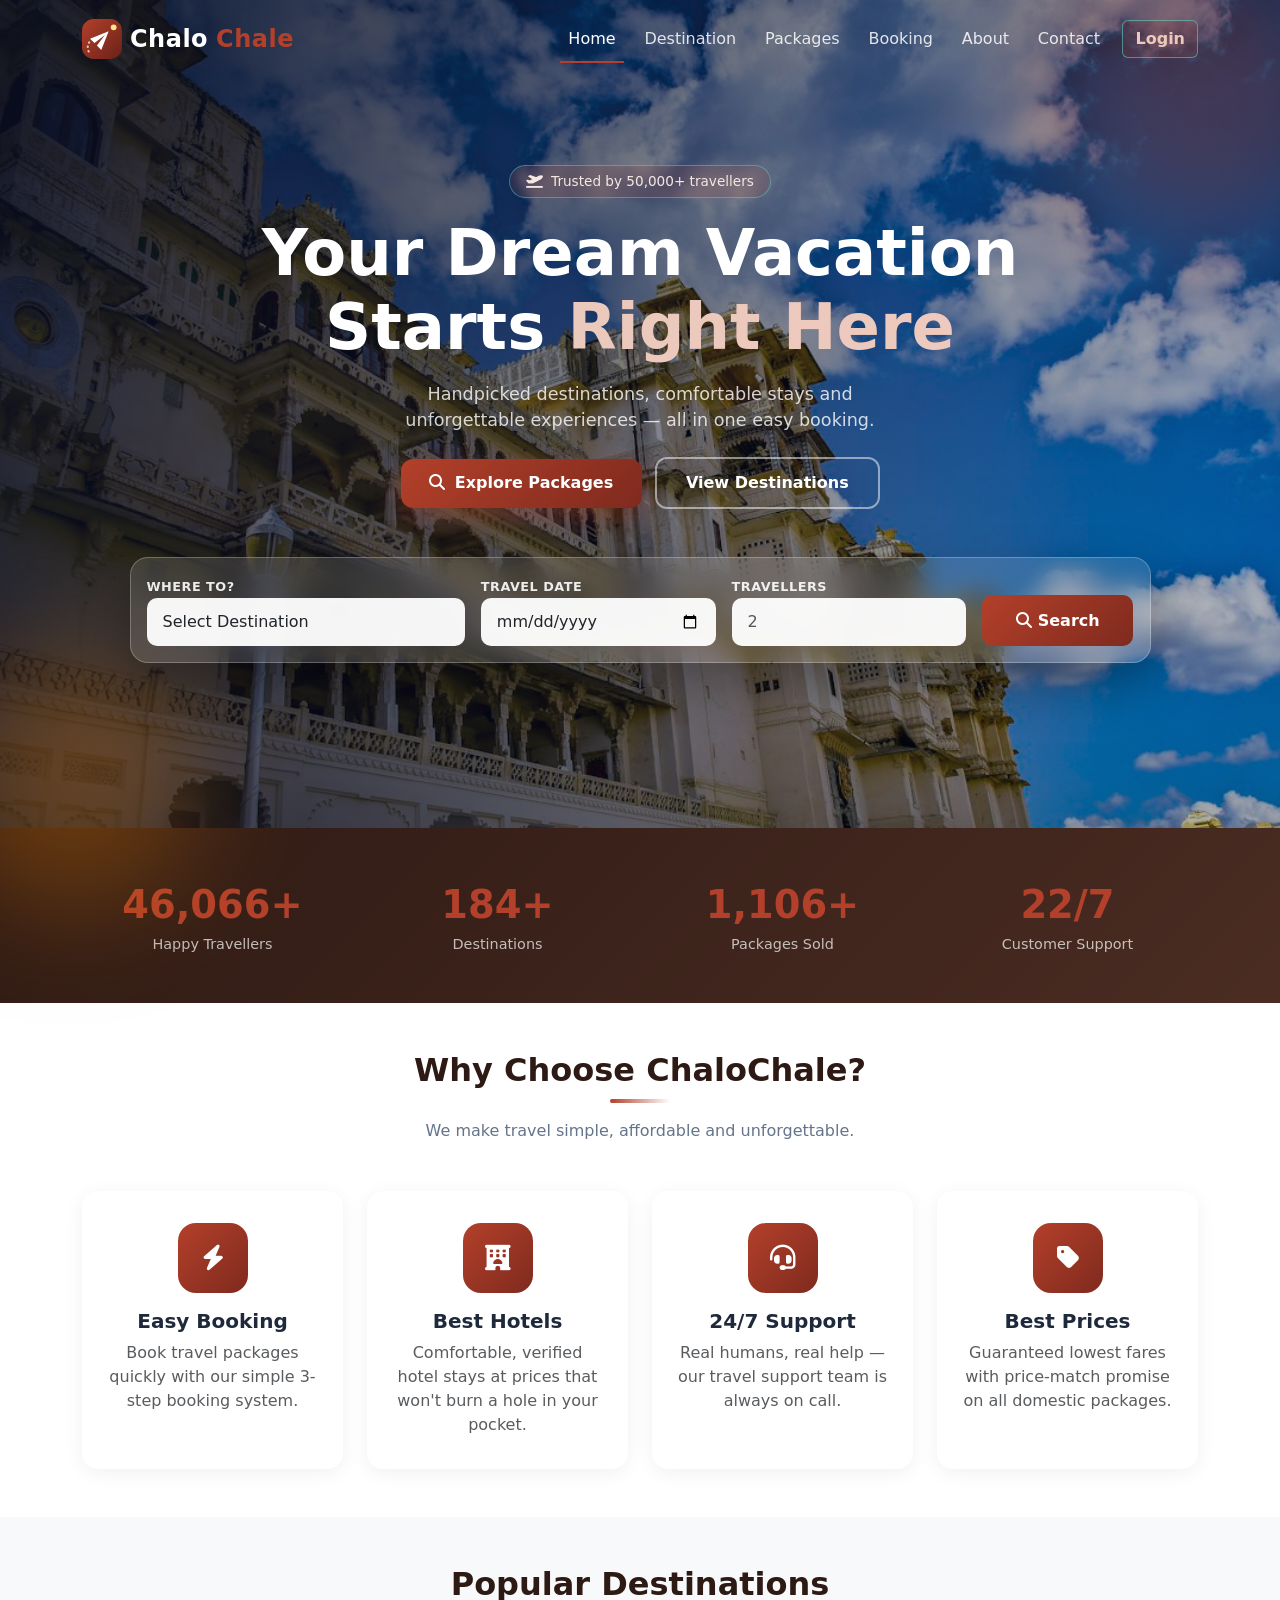
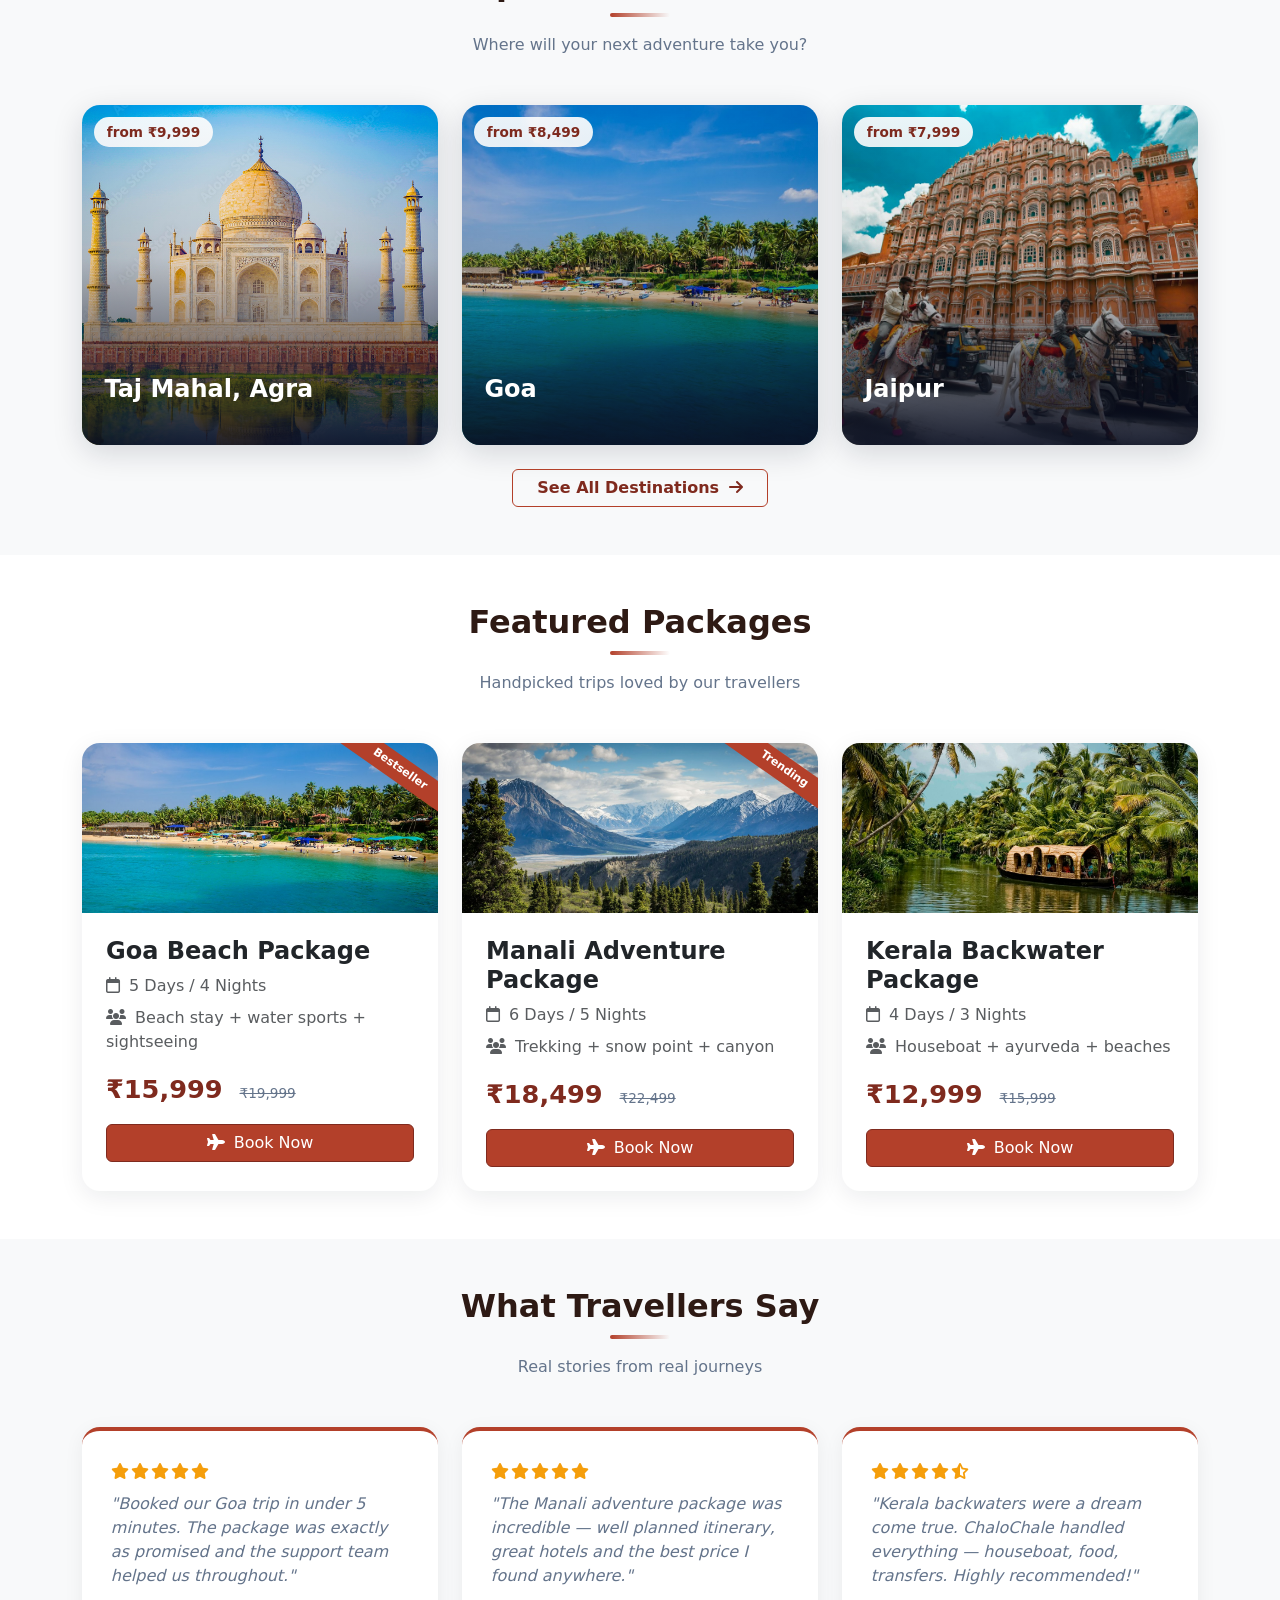
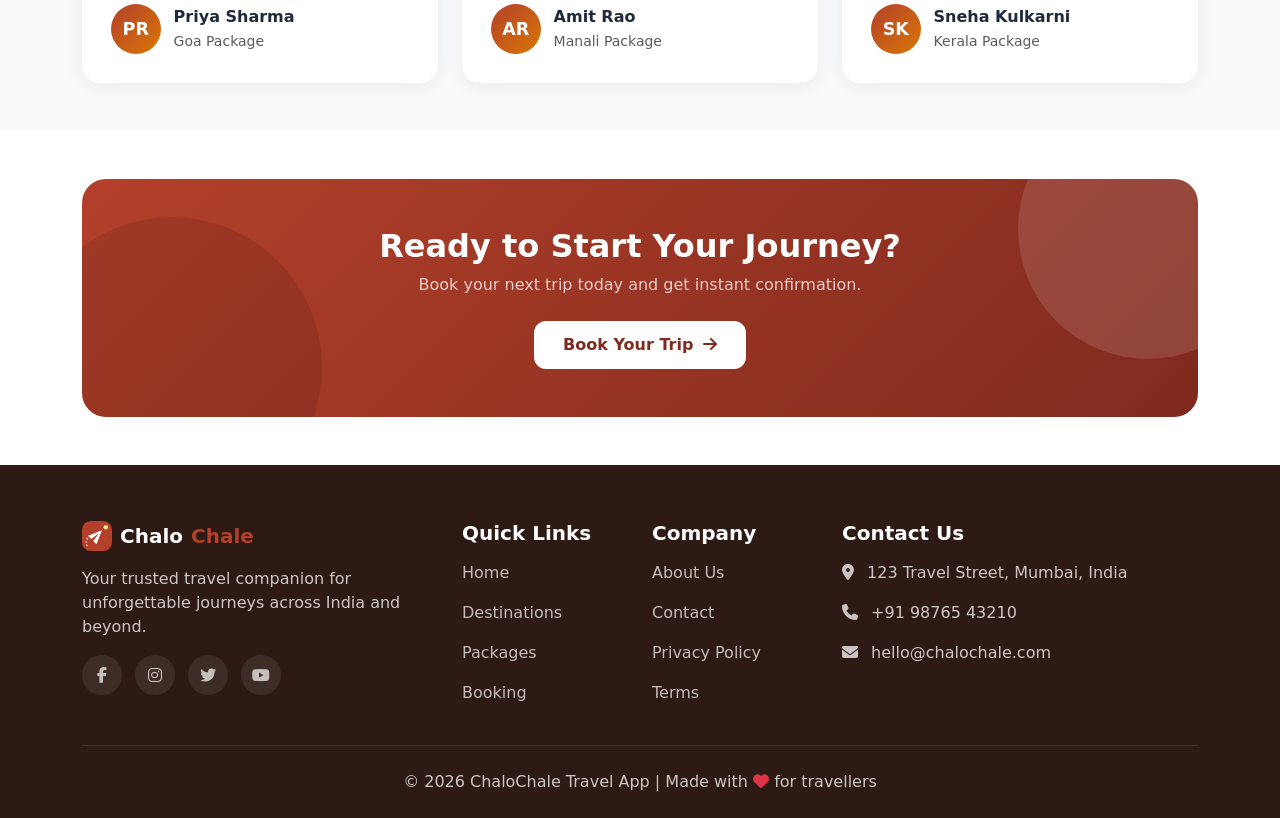
<file: index.html>
<!DOCTYPE html>
<html lang="en">
<head>
    <meta charset="UTF-8">
    <meta name="viewport" content="width=device-width, initial-scale=1.0">
    <title>ChaloChale — Explore India, Your Way</title>
    <link href="https://cdn.jsdelivr.net/npm/bootstrap@5.3.9/dist/css/bootstrap.min.css" rel="stylesheet" integrity="sha384-yEPZ7jP9S0QKiUQ0m3jjsO4ProIW7wvR9gXkI7JOGa2XVsw53Yke2bsdkBbjmmiX" crossorigin="anonymous">
    <link rel="stylesheet" href="https://cdnjs.cloudflare.com/ajax/libs/font-awesome/6.5.2/css/all.min.css">
    <link rel="stylesheet" href="css/style.css">
</head>
<body>

    <!-- ================= NAVBAR ================= -->
    <nav class="navbar navbar-expand-lg navbar-dark fixed-top">
      <div class="container">
        <a class="navbar-brand fw-bold d-flex align-items-center gap-2" href="index.html">
          <svg width="40" height="40" viewBox="0 0 48 48" fill="none" aria-hidden="true">
            <defs>
              <linearGradient id="logoGrad" x1="0" y1="0" x2="48" y2="48" gradientUnits="userSpaceOnUse">
                <stop stop-color="#b3402a"/>
                <stop offset="1" stop-color="#6b2118"/>
              </linearGradient>
            </defs>
            <rect width="48" height="48" rx="14" fill="url(#logoGrad)"/>
            <circle cx="38" cy="10" r="3.5" fill="#fde68a"/>
            <path d="M8 39 Q4 29 15 22" stroke="#ecc9bd" stroke-width="2.5" stroke-linecap="round" stroke-dasharray="0.5 5"/>
            <g transform="translate(11,11) rotate(-45 12 12) scale(1.05)">
              <path d="M2 21l21-9L2 3v7l15 2-15 2v7z" fill="#fff"/>
            </g>
          </svg>
          Chalo<span>Chale</span>
        </a>
        <button class="navbar-toggler" type="button" data-bs-toggle="collapse" data-bs-target="#navbarNavAltMarkup" aria-controls="navbarNavAltMarkup" aria-expanded="false" aria-label="Toggle navigation">
          <span class="navbar-toggler-icon"></span>
        </button>
        <div class="collapse navbar-collapse" id="navbarNavAltMarkup">
          <div class="navbar-nav ms-auto align-items-lg-center">
            <a class="nav-link active" aria-current="page" href="index.html">Home</a>
            <a class="nav-link" href="destination.html">Destination</a>
            <a class="nav-link" href="packages.html">Packages</a>
            <a class="nav-link" href="booking.html">Booking</a>
            <a class="nav-link" href="about.html">About</a>
            <a class="nav-link" href="contact.html">Contact</a>
            <span id="navGuest" class="d-contents">
              <a href="login.html" class="btn btn-warning ms-lg-2 mt-2 mt-lg-0 fw-semibold">Login</a>
            </span>
            <span id="navUser" class="d-contents" style="display:none;">
              <div class="dropdown ms-lg-2 mt-2 mt-lg-0">
                <button class="btn btn-warning dropdown-toggle fw-semibold" type="button" data-bs-toggle="dropdown" aria-expanded="false">
                  <i class="fa-solid fa-circle-user me-1"></i><span id="navUserName">User</span>
                </button>
                <ul class="dropdown-menu dropdown-menu-end">
                  <li><a class="dropdown-item" href="booking.html"><i class="fa-solid fa-suitcase me-2"></i>My Bookings</a></li>
                  <li><hr class="dropdown-divider"></li>
                  <li><a class="dropdown-item text-danger" href="#" id="logoutBtn"><i class="fa-solid fa-right-from-bracket me-2"></i>Logout</a></li>
                </ul>
              </div>
            </span>
          </div>
        </div>
      </div>
    </nav>

    <!-- ================= HERO ================= -->
    <header class="hero" style="background-image: url('images/udaipur.jpg');">
      <div class="blob blob-1"></div>
      <div class="blob blob-2"></div>

      <div class="container hero-inner">
        <div class="row justify-content-center text-center">
          <div class="col-lg-9">
            <div class="hero-badge hero-fade">
              <i class="fa-solid fa-plane-departure"></i> Trusted by 50,000+ travellers
            </div>
            <h1 class="hero-fade hero-fade-1">
              Your Dream Vacation<br>
              Starts <span class="highlight">Right Here</span>
            </h1>
            <p class="lead mx-auto mt-3 hero-fade hero-fade-2">
              Handpicked destinations, comfortable stays and unforgettable experiences —
              all in one easy booking.
            </p>
            <div class="mt-4 hero-fade hero-fade-3">
              <a href="#packages" class="btn btn-hero me-2 mb-2">
                <i class="fa-solid fa-magnifying-glass me-1"></i> Explore Packages
              </a>
              <a href="destination.html" class="btn btn-ghost mb-2">View Destinations</a>
            </div>
          </div>
        </div>

        <!-- Search Widget -->
        <div class="row justify-content-center">
          <div class="col-lg-11">
            <form class="search-widget" id="searchForm">
              <div class="row g-3 align-items-end">
                <div class="col-md-4">
                  <label for="searchDestination">Where to?</label>
                  <select class="form-select" id="searchDestination">
                    <option value="">Select Destination</option>
                    <option>Goa</option>
                    <option>Kerala</option>
                    <option>Jaipur</option>
                    <option>Agra</option>
                    <option>Manali</option>
                    <option>Rajasthan</option>
                  </select>
                </div>
                <div class="col-md-3">
                  <label for="searchDate">Travel Date</label>
                  <input type="date" class="form-control" id="searchDate">
                </div>
                <div class="col-md-3">
                  <label for="searchPeople">Travellers</label>
                  <input type="number" class="form-control" id="searchPeople" placeholder="2" min="1">
                </div>
                <div class="col-md-2">
                  <button type="submit" class="btn btn-search w-100">
                    <i class="fa-solid fa-magnifying-glass"></i> Search
                  </button>
                </div>
              </div>
            </form>
          </div>
        </div>
      </div>
    </header>

    <!-- ================= STATS ================= -->
    <section class="stats">
      <div class="container">
        <div class="row g-4">
          <div class="col-6 col-md-3">
            <div class="stat-item reveal">
              <div class="stat-num" data-count="50000" data-suffix="+">0</div>
              <div class="stat-label">Happy Travellers</div>
            </div>
          </div>
          <div class="col-6 col-md-3">
            <div class="stat-item reveal reveal-delay-1">
              <div class="stat-num" data-count="200" data-suffix="+">0</div>
              <div class="stat-label">Destinations</div>
            </div>
          </div>
          <div class="col-6 col-md-3">
            <div class="stat-item reveal reveal-delay-2">
              <div class="stat-num" data-count="1200" data-suffix="+">0</div>
              <div class="stat-label">Packages Sold</div>
            </div>
          </div>
          <div class="col-6 col-md-3">
            <div class="stat-item reveal reveal-delay-3">
              <div class="stat-num" data-count="24" data-suffix="/7">0</div>
              <div class="stat-label">Customer Support</div>
            </div>
          </div>
        </div>
      </div>
    </section>

    <!-- ================= WHY CHALOCHALE ================= -->
    <section class="py-5">
      <div class="container">
        <div class="text-center mb-5 reveal">
          <h2 class="section-title">Why Choose ChaloChale?</h2>
          <p class="section-sub mt-2">We make travel simple, affordable and unforgettable.</p>
        </div>
        <div class="row g-4">
          <div class="col-md-6 col-lg-3 reveal">
            <div class="feature-card">
              <div class="feature-icon"><i class="fa-solid fa-bolt"></i></div>
              <h5 class="fw-bold">Easy Booking</h5>
              <p class="text-muted mb-0">Book travel packages quickly with our simple 3-step booking system.</p>
            </div>
          </div>
          <div class="col-md-6 col-lg-3 reveal reveal-delay-1">
            <div class="feature-card">
              <div class="feature-icon"><i class="fa-solid fa-hotel"></i></div>
              <h5 class="fw-bold">Best Hotels</h5>
              <p class="text-muted mb-0">Comfortable, verified hotel stays at prices that won't burn a hole in your pocket.</p>
            </div>
          </div>
          <div class="col-md-6 col-lg-3 reveal reveal-delay-2">
            <div class="feature-card">
              <div class="feature-icon"><i class="fa-solid fa-headset"></i></div>
              <h5 class="fw-bold">24/7 Support</h5>
              <p class="text-muted mb-0">Real humans, real help — our travel support team is always on call.</p>
            </div>
          </div>
          <div class="col-md-6 col-lg-3 reveal reveal-delay-3">
            <div class="feature-card">
              <div class="feature-icon"><i class="fa-solid fa-tag"></i></div>
              <h5 class="fw-bold">Best Prices</h5>
              <p class="text-muted mb-0">Guaranteed lowest fares with price-match promise on all domestic packages.</p>
            </div>
          </div>
        </div>
      </div>
    </section>

    <!-- ================= POPULAR DESTINATIONS ================= -->
    <section class="py-5 bg-light">
      <div class="container">
        <div class="text-center mb-5 reveal">
          <h2 class="section-title">Popular Destinations</h2>
          <p class="section-sub mt-2">Where will your next adventure take you?</p>
        </div>
        <div class="row g-4">
          <div class="col-md-6 col-lg-4 reveal">
            <div class="dest-card">
              <img src="images/tajmahal.jpg" alt="Taj Mahal">
              <span class="dest-price">from ₹9,999</span>
              <span class="dest-explore"><i class="fa-solid fa-arrow-up-right-from-square"></i></span>
              <div class="dest-overlay">
                <div class="dest-name">Taj Mahal, Agra</div>
                <p class="dest-desc">Explore Mughal architecture and the marble wonder of the world at sunset.</p>
              </div>
            </div>
          </div>
          <div class="col-md-6 col-lg-4 reveal reveal-delay-1">
            <div class="dest-card">
              <img src="images/goa.jpg" alt="Goa">
              <span class="dest-price">from ₹8,499</span>
              <span class="dest-explore"><i class="fa-solid fa-arrow-up-right-from-square"></i></span>
              <div class="dest-overlay">
                <div class="dest-name">Goa</div>
                <p class="dest-desc">Sun-kissed beaches, vibrant nightlife, water sports and fresh seafood.</p>
              </div>
            </div>
          </div>
          <div class="col-md-6 col-lg-4 reveal reveal-delay-2">
            <div class="dest-card">
              <img src="images/jaipur.jpg" alt="Jaipur">
              <span class="dest-price">from ₹7,999</span>
              <span class="dest-explore"><i class="fa-solid fa-arrow-up-right-from-square"></i></span>
              <div class="dest-overlay">
                <div class="dest-name">Jaipur</div>
                <p class="dest-desc">Pink-city forts, royal palaces and authentic Rajasthani culture.</p>
              </div>
            </div>
          </div>
        </div>
        <div class="text-center mt-4 reveal">
          <a href="destination.html" class="btn btn-outline-primary fw-semibold px-4">See All Destinations <i class="fa-solid fa-arrow-right ms-1"></i></a>
        </div>
      </div>
    </section>

    <!-- ================= FEATURED PACKAGES ================= -->
    <section class="py-5" id="packages">
      <div class="container">
        <div class="text-center mb-5 reveal">
          <h2 class="section-title">Featured Packages</h2>
          <p class="section-sub mt-2">Handpicked trips loved by our travellers</p>
        </div>
        <div class="row g-4">
          <div class="col-md-4 reveal">
            <div class="card package-card position-relative">
              <span class="package-tag">Bestseller</span>
              <div class="package-banner"><img src="images/goa.jpg" alt="Goa Beach Package"></div>
              <div class="card-body p-4">
                <h4 class="card-title fw-bold">Goa Beach Package</h4>
                <p class="text-muted mb-2"><i class="fa-regular fa-calendar me-1"></i> 5 Days / 4 Nights</p>
                <p class="text-muted mb-3"><i class="fa-solid fa-users me-1"></i> Beach stay + water sports + sightseeing</p>
                <div class="d-flex align-items-center justify-content-between">
                  <span class="package-price">₹15,999 <small>₹19,999</small></span>
                </div>
                <a href="#" class="btn btn-primary w-100 mt-3" data-bs-toggle="modal" data-bs-target="#bookingModal">
                  <i class="fa-solid fa-plane me-1"></i> Book Now
                </a>
              </div>
            </div>
          </div>

          <div class="col-md-4 reveal reveal-delay-1">
            <div class="card package-card position-relative">
              <span class="package-tag">Trending</span>
              <div class="package-banner"><img src="images/manali.jpg" alt="Manali Adventure Package"></div>
              <div class="card-body p-4">
                <h4 class="card-title fw-bold">Manali Adventure Package</h4>
                <p class="text-muted mb-2"><i class="fa-regular fa-calendar me-1"></i> 6 Days / 5 Nights</p>
                <p class="text-muted mb-3"><i class="fa-solid fa-users me-1"></i> Trekking + snow point + canyon</p>
                <div class="d-flex align-items-center justify-content-between">
                  <span class="package-price">₹18,499 <small>₹22,499</small></span>
                </div>
                <a href="#" class="btn btn-primary w-100 mt-3" data-bs-toggle="modal" data-bs-target="#bookingModal">
                  <i class="fa-solid fa-plane me-1"></i> Book Now
                </a>
              </div>
            </div>
          </div>

          <div class="col-md-4 reveal reveal-delay-2">
            <div class="card package-card position-relative">
              <div class="package-banner"><img src="images/kerala.jpg" alt="Kerala Backwater Package"></div>
              <div class="card-body p-4">
                <h4 class="card-title fw-bold">Kerala Backwater Package</h4>
                <p class="text-muted mb-2"><i class="fa-regular fa-calendar me-1"></i> 4 Days / 3 Nights</p>
                <p class="text-muted mb-3"><i class="fa-solid fa-users me-1"></i> Houseboat + ayurveda + beaches</p>
                <div class="d-flex align-items-center justify-content-between">
                  <span class="package-price">₹12,999 <small>₹15,999</small></span>
                </div>
                <a href="#" class="btn btn-primary w-100 mt-3" data-bs-toggle="modal" data-bs-target="#bookingModal">
                  <i class="fa-solid fa-plane me-1"></i> Book Now
                </a>
              </div>
            </div>
          </div>
        </div>
      </div>
    </section>

    <!-- ================= TESTIMONIALS ================= -->
    <section class="py-5 bg-light">
      <div class="container">
        <div class="text-center mb-5 reveal">
          <h2 class="section-title">What Travellers Say</h2>
          <p class="section-sub mt-2">Real stories from real journeys</p>
        </div>
        <div class="row g-4">
          <div class="col-md-4 reveal">
            <div class="testimonial-card">
              <div class="stars mb-2"><i class="fa-solid fa-star"></i><i class="fa-solid fa-star"></i><i class="fa-solid fa-star"></i><i class="fa-solid fa-star"></i><i class="fa-solid fa-star"></i></div>
              <p>"Booked our Goa trip in under 5 minutes. The package was exactly as promised and the support team helped us throughout."</p>
              <div class="testimonial-author mt-3">
                <div class="testimonial-avatar">PR</div>
                <div>
                  <div class="fw-bold">Priya Sharma</div>
                  <small class="text-muted">Goa Package</small>
                </div>
              </div>
            </div>
          </div>
          <div class="col-md-4 reveal reveal-delay-1">
            <div class="testimonial-card">
              <div class="stars mb-2"><i class="fa-solid fa-star"></i><i class="fa-solid fa-star"></i><i class="fa-solid fa-star"></i><i class="fa-solid fa-star"></i><i class="fa-solid fa-star"></i></div>
              <p>"The Manali adventure package was incredible — well planned itinerary, great hotels and the best price I found anywhere."</p>
              <div class="testimonial-author mt-3">
                <div class="testimonial-avatar">AR</div>
                <div>
                  <div class="fw-bold">Amit Rao</div>
                  <small class="text-muted">Manali Package</small>
                </div>
              </div>
            </div>
          </div>
          <div class="col-md-4 reveal reveal-delay-2">
            <div class="testimonial-card">
              <div class="stars mb-2"><i class="fa-solid fa-star"></i><i class="fa-solid fa-star"></i><i class="fa-solid fa-star"></i><i class="fa-solid fa-star"></i><i class="fa-solid fa-star-half-stroke"></i></div>
              <p>"Kerala backwaters were a dream come true. ChaloChale handled everything — houseboat, food, transfers. Highly recommended!"</p>
              <div class="testimonial-author mt-3">
                <div class="testimonial-avatar">SK</div>
                <div>
                  <div class="fw-bold">Sneha Kulkarni</div>
                  <small class="text-muted">Kerala Package</small>
                </div>
              </div>
            </div>
          </div>
        </div>
      </div>
    </section>

    <!-- ================= CTA ================= -->
    <section class="py-5">
      <div class="container">
        <div class="cta-section text-center reveal">
          <h2 class="fw-bold mb-2">Ready to Start Your Journey?</h2>
          <p class="mb-4 opacity-75">Book your next trip today and get instant confirmation.</p>
          <a href="booking.html" class="btn btn-light-custom">Book Your Trip <i class="fa-solid fa-arrow-right ms-1"></i></a>
        </div>
      </div>
    </section>

    <!-- ================= FOOTER ================= -->
    <footer>
      <div class="container">
        <div class="row g-4">
          <div class="col-md-4">
            <h5 class="d-flex align-items-center gap-2">
              <svg width="30" height="30" viewBox="0 0 48 48" fill="none" aria-hidden="true">
                <rect width="48" height="48" rx="14" fill="#b3402a"/>
                <circle cx="38" cy="10" r="3.5" fill="#fde68a"/>
                <path d="M8 39 Q4 29 15 22" stroke="#ecc9bd" stroke-width="2.5" stroke-linecap="round" stroke-dasharray="0.5 5"/>
                <g transform="translate(11,11) rotate(-45 12 12) scale(1.05)">
                  <path d="M2 21l21-9L2 3v7l15 2-15 2v7z" fill="#fff"/>
                </g>
              </svg>
              Chalo<span style="color: var(--primary);">Chale</span>
            </h5>
            <p class="mb-3">Your trusted travel companion for unforgettable journeys across India and beyond.</p>
            <a href="#" class="social-btn"><i class="fa-brands fa-facebook-f"></i></a>
            <a href="#" class="social-btn"><i class="fa-brands fa-instagram"></i></a>
            <a href="#" class="social-btn"><i class="fa-brands fa-twitter"></i></a>
            <a href="#" class="social-btn"><i class="fa-brands fa-youtube"></i></a>
          </div>
          <div class="col-md-2 col-6">
            <h5>Quick Links</h5>
            <p><a href="index.html">Home</a></p>
            <p><a href="destination.html">Destinations</a></p>
            <p><a href="packages.html">Packages</a></p>
            <p><a href="booking.html">Booking</a></p>
          </div>
          <div class="col-md-2 col-6">
            <h5>Company</h5>
            <p><a href="about.html">About Us</a></p>
            <p><a href="contact.html">Contact</a></p>
            <p><a href="#">Privacy Policy</a></p>
            <p><a href="#">Terms</a></p>
          </div>
          <div class="col-md-4">
            <h5>Contact Us</h5>
            <p><i class="fa-solid fa-location-dot me-2"></i> 123 Travel Street, Mumbai, India</p>
            <p><i class="fa-solid fa-phone me-2"></i> +91 98765 43210</p>
            <p><i class="fa-solid fa-envelope me-2"></i> hello@chalochale.com</p>
          </div>
        </div>
        <hr class="border-secondary my-4">
        <p class="text-center mb-0">© 2026 ChaloChale Travel App | Made with <i class="fa-solid fa-heart text-danger"></i> for travellers</p>
      </div>
    </footer>

    <!-- Back to Top -->
    <button class="back-to-top" id="backToTop" aria-label="Back to top">
      <i class="fa-solid fa-arrow-up"></i>
    </button>

    <!-- ================= BOOKING MODAL ================= -->
    <div class="modal fade" id="bookingModal" tabindex="-1" aria-hidden="true">
      <div class="modal-dialog modal-lg modal-dialog-centered">
        <div class="modal-content border-0 rounded-4">
          <div class="modal-header" style="background: linear-gradient(135deg, var(--primary), var(--primary-dark)); color: #fff;">
            <h5 class="modal-title fw-bold"><i class="fa-solid fa-plane-departure me-2"></i>Book Your Trip</h5>
            <button type="button" class="btn-close btn-close-white" data-bs-dismiss="modal" aria-label="Close"></button>
          </div>
          <div class="modal-body p-4">
            <form id="bookingForm">
              <div class="row">
                <div class="col-md-6 mb-3">
                  <label class="form-label fw-semibold">Full Name</label>
                  <input type="text" class="form-control" placeholder="Enter your name" required>
                </div>
                <div class="col-md-6 mb-3">
                  <label class="form-label fw-semibold">Email</label>
                  <input type="email" class="form-control" placeholder="Enter your email" required>
                </div>
                <div class="col-md-6 mb-3">
                  <label class="form-label fw-semibold">Destination</label>
                  <select class="form-select" required>
                    <option value="">Select Destination</option>
                    <option>Goa</option>
                    <option>Kerala</option>
                    <option>Jaipur</option>
                    <option>Agra</option>
                    <option>Manali</option>
                    <option>Rajasthan</option>
                  </select>
                </div>
                <div class="col-md-6 mb-3">
                  <label class="form-label fw-semibold">Travel Date</label>
                  <input type="date" class="form-control" required>
                </div>
                <div class="col-md-6 mb-3">
                  <label class="form-label fw-semibold">Number of People</label>
                  <input type="number" class="form-control" placeholder="Enter number of people" min="1" required>
                </div>
                <div class="col-md-6 mb-3">
                  <label class="form-label fw-semibold">Package</label>
                  <select class="form-select">
                    <option>Goa Beach Package</option>
                    <option>Manali Adventure Package</option>
                    <option>Kerala Backwater Package</option>
                  </select>
                </div>
                <div class="col-12 mb-3">
                  <label class="form-label fw-semibold">Message</label>
                  <textarea class="form-control" rows="3" placeholder="Any special request?"></textarea>
                </div>
                <div class="col-12">
                  <button type="submit" class="btn btn-primary w-100 py-2 fw-bold">
                    <i class="fa-solid fa-check me-1"></i> Submit Booking
                  </button>
                </div>
              </div>
            </form>
          </div>
        </div>
      </div>
    </div>

    <script src="https://cdn.jsdelivr.net/npm/bootstrap@5.3.9/dist/js/bootstrap.bundle.min.js" integrity="sha384-WyOxWvTyr1QaMPfiPJSv76iReVthorl5uWlFtZPyK0IEB0hGzo9y5Bp9mYanr8Bu" crossorigin="anonymous"></script>
    <script src="js/script.js"></script>
</body>
</html>
</file>
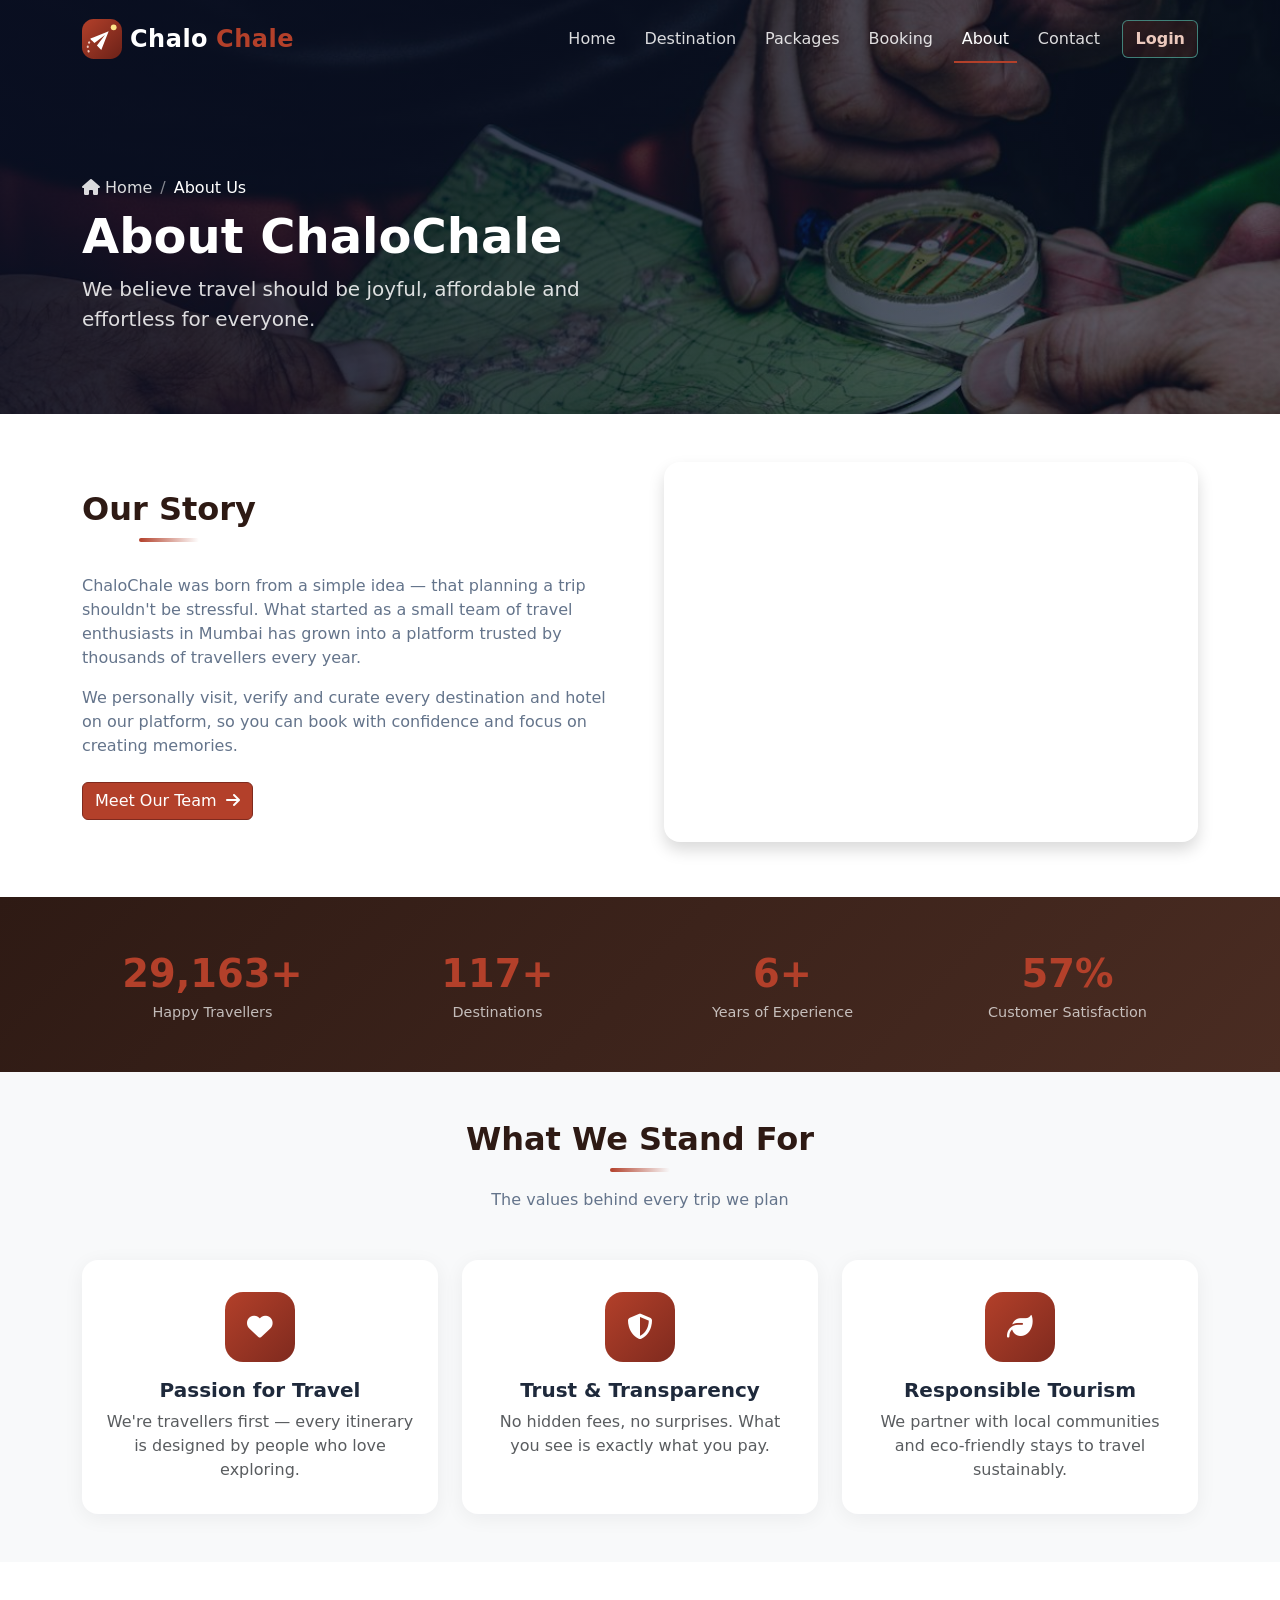
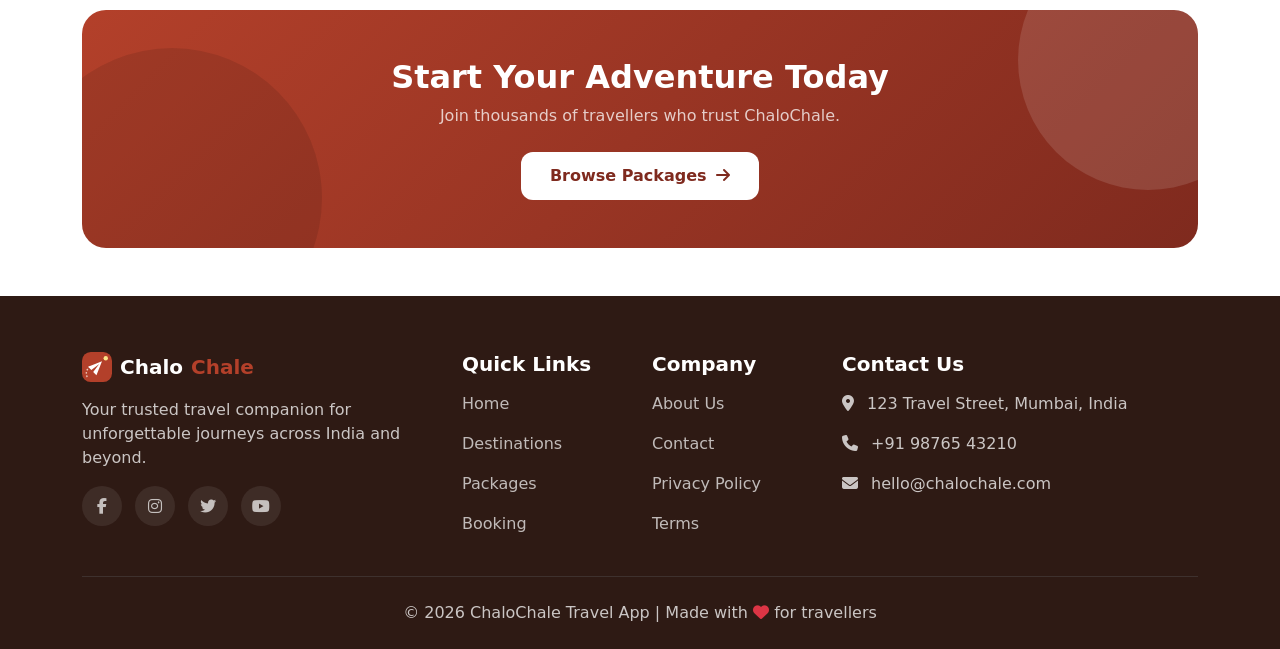
<file: about.html>
<!DOCTYPE html>
<html lang="en">
<head>
    <meta charset="UTF-8">
    <meta name="viewport" content="width=device-width, initial-scale=1.0">
    <title>About Us — ChaloChale Travel</title>
    <link href="https://cdn.jsdelivr.net/npm/bootstrap@5.3.9/dist/css/bootstrap.min.css" rel="stylesheet" integrity="sha384-yEPZ7jP9S0QKiUQ0m3jjsO4ProIW7wvR9gXkI7JOGa2XVsw53Yke2bsdkBbjmmiX" crossorigin="anonymous">
    <link rel="stylesheet" href="https://cdnjs.cloudflare.com/ajax/libs/font-awesome/6.5.2/css/all.min.css">
    <link rel="stylesheet" href="css/style.css">
</head>
<body>

    <!-- ================= NAVBAR ================= -->
    <nav class="navbar navbar-expand-lg navbar-dark fixed-top">
      <div class="container">
        <a class="navbar-brand fw-bold d-flex align-items-center gap-2" href="index.html">
          <svg width="40" height="40" viewBox="0 0 48 48" fill="none" aria-hidden="true">
            <defs>
              <linearGradient id="logoGrad" x1="0" y1="0" x2="48" y2="48" gradientUnits="userSpaceOnUse">
                <stop stop-color="#b3402a"/>
                <stop offset="1" stop-color="#6b2118"/>
              </linearGradient>
            </defs>
            <rect width="48" height="48" rx="14" fill="url(#logoGrad)"/>
            <circle cx="38" cy="10" r="3.5" fill="#fde68a"/>
            <path d="M8 39 Q4 29 15 22" stroke="#ecc9bd" stroke-width="2.5" stroke-linecap="round" stroke-dasharray="0.5 5"/>
            <g transform="translate(11,11) rotate(-45 12 12) scale(1.05)">
              <path d="M2 21l21-9L2 3v7l15 2-15 2v7z" fill="#fff"/>
            </g>
          </svg>
          Chalo<span>Chale</span>
        </a>
        <button class="navbar-toggler" type="button" data-bs-toggle="collapse" data-bs-target="#navbarNavAltMarkup" aria-controls="navbarNavAltMarkup" aria-expanded="false" aria-label="Toggle navigation">
          <span class="navbar-toggler-icon"></span>
        </button>
        <div class="collapse navbar-collapse" id="navbarNavAltMarkup">
          <div class="navbar-nav ms-auto align-items-lg-center">
            <a class="nav-link" href="index.html">Home</a>
            <a class="nav-link" href="destination.html">Destination</a>
            <a class="nav-link" href="packages.html">Packages</a>
            <a class="nav-link" href="booking.html">Booking</a>
            <a class="nav-link active" aria-current="page" href="about.html">About</a>
            <a class="nav-link" href="contact.html">Contact</a>
            <span id="navGuest" class="d-contents">
              <a href="login.html" class="btn btn-warning ms-lg-2 mt-2 mt-lg-0 fw-semibold">Login</a>
            </span>
            <span id="navUser" class="d-contents" style="display:none;">
              <div class="dropdown ms-lg-2 mt-2 mt-lg-0">
                <button class="btn btn-warning dropdown-toggle fw-semibold" type="button" data-bs-toggle="dropdown" aria-expanded="false">
                  <i class="fa-solid fa-circle-user me-1"></i><span id="navUserName">User</span>
                </button>
                <ul class="dropdown-menu dropdown-menu-end">
                  <li><a class="dropdown-item" href="booking.html"><i class="fa-solid fa-suitcase me-2"></i>My Bookings</a></li>
                  <li><hr class="dropdown-divider"></li>
                  <li><a class="dropdown-item text-danger" href="#" id="logoutBtn"><i class="fa-solid fa-right-from-bracket me-2"></i>Logout</a></li>
                </ul>
              </div>
            </span>
          </div>
        </div>
      </div>
    </nav>

    <!-- ================= PAGE HERO ================= -->
    <section class="page-hero" style="background-image: url('images/story.jpg');">
      <div class="container position-relative" style="z-index: 2;">
        <nav aria-label="breadcrumb">
          <ol class="breadcrumb mb-2">
            <li class="breadcrumb-item"><a href="index.html"><i class="fa-solid fa-house"></i> Home</a></li>
            <li class="breadcrumb-item active" aria-current="page">About Us</li>
          </ol>
        </nav>
        <h1 class="fw-bold display-5">About ChaloChale</h1>
        <p class="lead mb-0" style="max-width: 560px; color: rgba(255,255,255,0.85);">
          We believe travel should be joyful, affordable and effortless for everyone.
        </p>
      </div>
    </section>

    <!-- ================= STORY ================= -->
    <section class="py-5">
      <div class="container">
        <div class="row align-items-center g-5">
          <div class="col-lg-6 reveal">
            <h2 class="section-title text-start">Our Story</h2>
            <p class="mt-4" style="color: var(--gray);">
              ChaloChale was born from a simple idea — that planning a trip shouldn't be stressful.
              What started as a small team of travel enthusiasts in Mumbai has grown into a platform
              trusted by thousands of travellers every year.
            </p>
            <p style="color: var(--gray);">
              We personally visit, verify and curate every destination and hotel on our platform,
              so you can book with confidence and focus on creating memories.
            </p>
            <a href="contact.html" class="btn btn-primary mt-2">Meet Our Team <i class="fa-solid fa-arrow-right ms-1"></i></a>
          </div>
          <div class="col-lg-6 reveal reveal-delay-1">
            <video src="images/destinations.mp4" autoplay muted loop playsinline
                   class="img-fluid rounded-4 shadow w-100"
                   style="height: 380px; object-fit: cover;"
                   aria-label="Montage of ChaloChale destinations: Agra, Goa, Jaipur, Kerala, Manali, Rishikesh, Udaipur and Pondicherry"></video>
          </div>
        </div>
      </div>
    </section>

    <!-- ================= STATS ================= -->
    <section class="stats">
      <div class="container">
        <div class="row g-4">
          <div class="col-6 col-md-3">
            <div class="stat-item reveal">
              <div class="stat-num" data-count="50000" data-suffix="+">0</div>
              <div class="stat-label">Happy Travellers</div>
            </div>
          </div>
          <div class="col-6 col-md-3">
            <div class="stat-item reveal reveal-delay-1">
              <div class="stat-num" data-count="200" data-suffix="+">0</div>
              <div class="stat-label">Destinations</div>
            </div>
          </div>
          <div class="col-6 col-md-3">
            <div class="stat-item reveal reveal-delay-2">
              <div class="stat-num" data-count="10" data-suffix="+">0</div>
              <div class="stat-label">Years of Experience</div>
            </div>
          </div>
          <div class="col-6 col-md-3">
            <div class="stat-item reveal reveal-delay-3">
              <div class="stat-num" data-count="98" data-suffix="%">0</div>
              <div class="stat-label">Customer Satisfaction</div>
            </div>
          </div>
        </div>
      </div>
    </section>

    <!-- ================= VALUES ================= -->
    <section class="py-5 bg-light">
      <div class="container">
        <div class="text-center mb-5 reveal">
          <h2 class="section-title">What We Stand For</h2>
          <p class="section-sub mt-2">The values behind every trip we plan</p>
        </div>
        <div class="row g-4">
          <div class="col-md-4 reveal">
            <div class="feature-card">
              <div class="feature-icon"><i class="fa-solid fa-heart"></i></div>
              <h5 class="fw-bold">Passion for Travel</h5>
              <p class="text-muted mb-0">We're travellers first — every itinerary is designed by people who love exploring.</p>
            </div>
          </div>
          <div class="col-md-4 reveal reveal-delay-1">
            <div class="feature-card">
              <div class="feature-icon"><i class="fa-solid fa-shield-halved"></i></div>
              <h5 class="fw-bold">Trust & Transparency</h5>
              <p class="text-muted mb-0">No hidden fees, no surprises. What you see is exactly what you pay.</p>
            </div>
          </div>
          <div class="col-md-4 reveal reveal-delay-2">
            <div class="feature-card">
              <div class="feature-icon"><i class="fa-solid fa-leaf"></i></div>
              <h5 class="fw-bold">Responsible Tourism</h5>
              <p class="text-muted mb-0">We partner with local communities and eco-friendly stays to travel sustainably.</p>
            </div>
          </div>
        </div>
      </div>
    </section>

    <!-- ================= CTA ================= -->
    <section class="py-5">
      <div class="container">
        <div class="cta-section text-center reveal">
          <h2 class="fw-bold mb-2">Start Your Adventure Today</h2>
          <p class="mb-4 opacity-75">Join thousands of travellers who trust ChaloChale.</p>
          <a href="packages.html" class="btn btn-light-custom">Browse Packages <i class="fa-solid fa-arrow-right ms-1"></i></a>
        </div>
      </div>
    </section>

    <!-- ================= FOOTER ================= -->
    <footer>
      <div class="container">
        <div class="row g-4">
          <div class="col-md-4">
            <h5 class="d-flex align-items-center gap-2">
              <svg width="30" height="30" viewBox="0 0 48 48" fill="none" aria-hidden="true">
                <rect width="48" height="48" rx="14" fill="#b3402a"/>
                <circle cx="38" cy="10" r="3.5" fill="#fde68a"/>
                <path d="M8 39 Q4 29 15 22" stroke="#ecc9bd" stroke-width="2.5" stroke-linecap="round" stroke-dasharray="0.5 5"/>
                <g transform="translate(11,11) rotate(-45 12 12) scale(1.05)">
                  <path d="M2 21l21-9L2 3v7l15 2-15 2v7z" fill="#fff"/>
                </g>
              </svg>
              Chalo<span style="color: var(--primary);">Chale</span>
            </h5>
            <p class="mb-3">Your trusted travel companion for unforgettable journeys across India and beyond.</p>
            <a href="#" class="social-btn"><i class="fa-brands fa-facebook-f"></i></a>
            <a href="#" class="social-btn"><i class="fa-brands fa-instagram"></i></a>
            <a href="#" class="social-btn"><i class="fa-brands fa-twitter"></i></a>
            <a href="#" class="social-btn"><i class="fa-brands fa-youtube"></i></a>
          </div>
          <div class="col-md-2 col-6">
            <h5>Quick Links</h5>
            <p><a href="index.html">Home</a></p>
            <p><a href="destination.html">Destinations</a></p>
            <p><a href="packages.html">Packages</a></p>
            <p><a href="booking.html">Booking</a></p>
          </div>
          <div class="col-md-2 col-6">
            <h5>Company</h5>
            <p><a href="about.html">About Us</a></p>
            <p><a href="contact.html">Contact</a></p>
            <p><a href="#">Privacy Policy</a></p>
            <p><a href="#">Terms</a></p>
          </div>
          <div class="col-md-4">
            <h5>Contact Us</h5>
            <p><i class="fa-solid fa-location-dot me-2"></i> 123 Travel Street, Mumbai, India</p>
            <p><i class="fa-solid fa-phone me-2"></i> +91 98765 43210</p>
            <p><i class="fa-solid fa-envelope me-2"></i> hello@chalochale.com</p>
          </div>
        </div>
        <hr class="border-secondary my-4">
        <p class="text-center mb-0">© 2026 ChaloChale Travel App | Made with <i class="fa-solid fa-heart text-danger"></i> for travellers</p>
      </div>
    </footer>

    <!-- Back to Top -->
    <button class="back-to-top" id="backToTop" aria-label="Back to top">
      <i class="fa-solid fa-arrow-up"></i>
    </button>

    <script src="https://cdn.jsdelivr.net/npm/bootstrap@5.3.9/dist/js/bootstrap.bundle.min.js" integrity="sha384-WyOxWvTyr1QaMPfiPJSv76iReVthorl5uWlFtZPyK0IEB0hGzo9y5Bp9mYanr8Bu" crossorigin="anonymous"></script>
    <script src="js/script.js"></script>
</body>
</html>
</file>
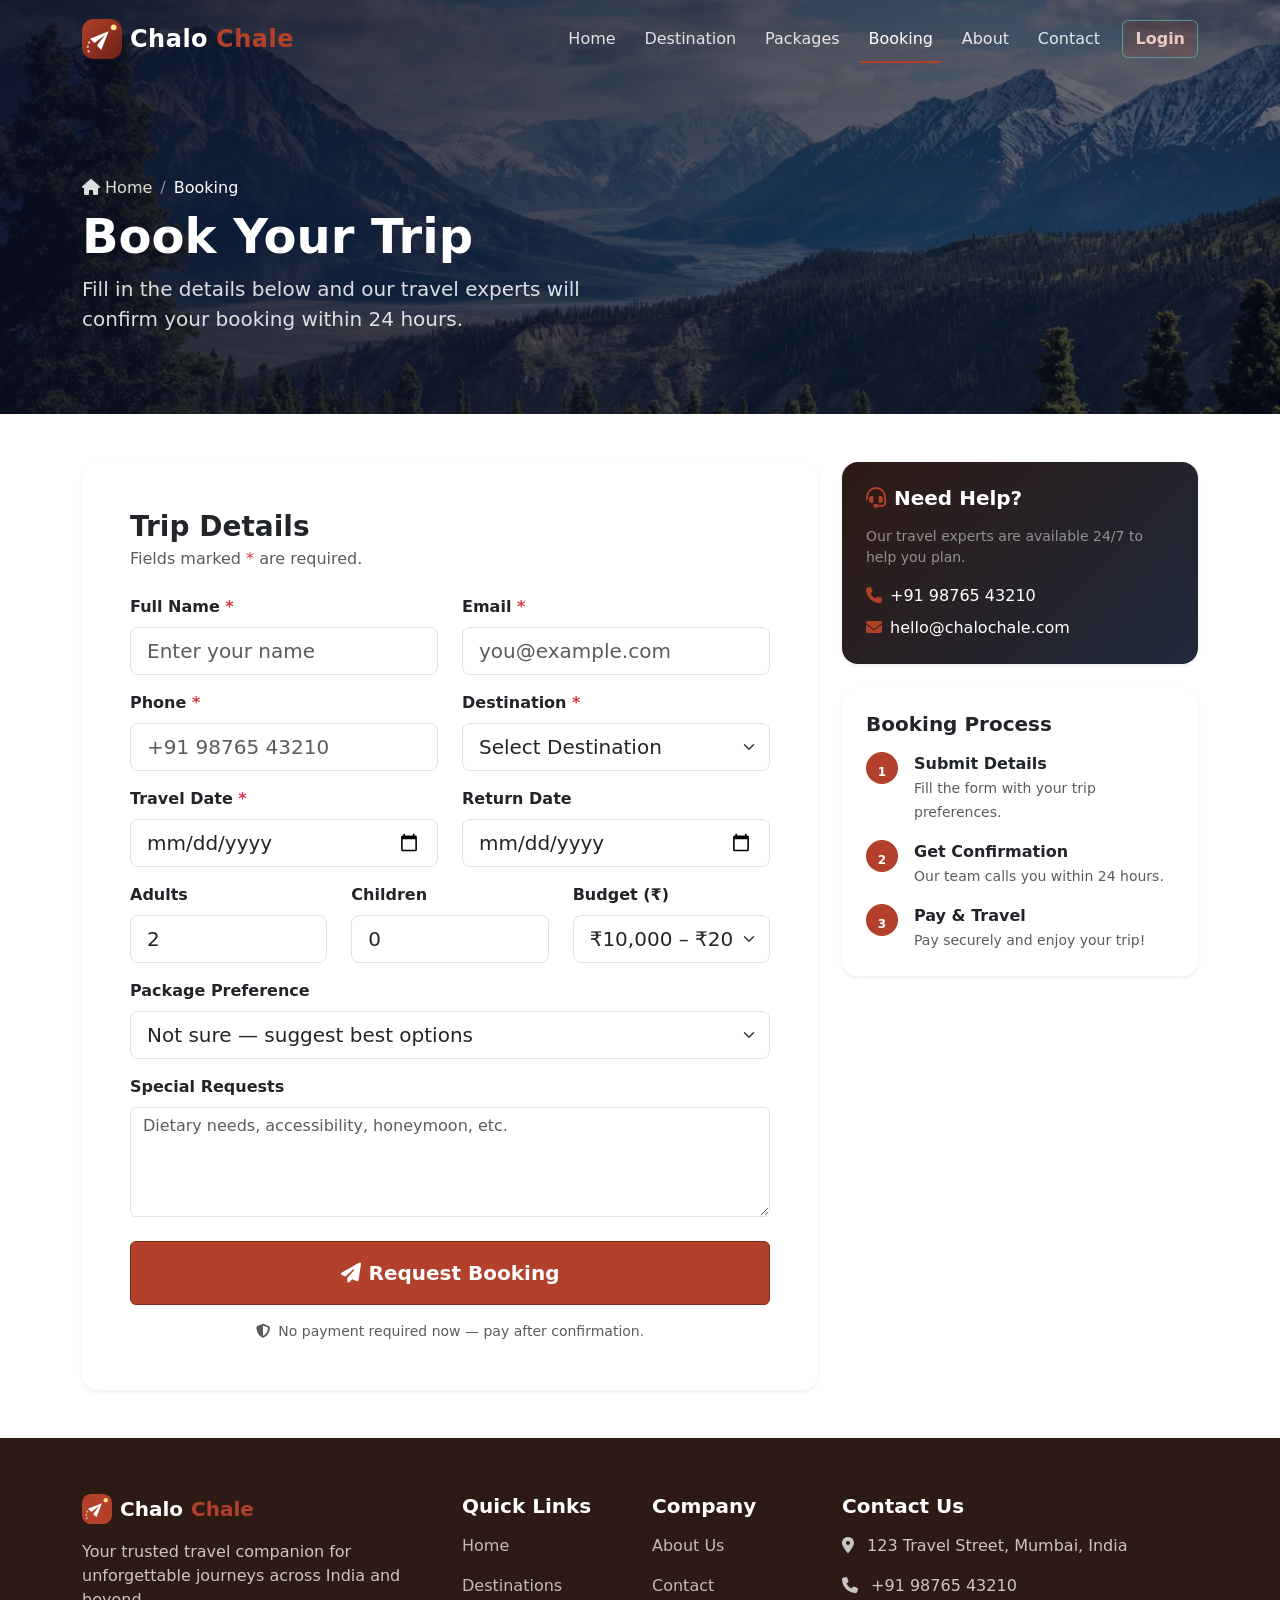
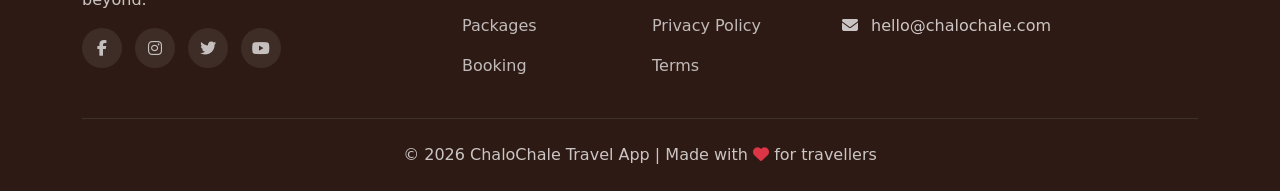
<file: booking.html>
<!DOCTYPE html>
<html lang="en">
<head>
    <meta charset="UTF-8">
    <meta name="viewport" content="width=device-width, initial-scale=1.0">
    <title>Book Your Trip — ChaloChale Travel</title>
    <link href="https://cdn.jsdelivr.net/npm/bootstrap@5.3.9/dist/css/bootstrap.min.css" rel="stylesheet" integrity="sha384-yEPZ7jP9S0QKiUQ0m3jjsO4ProIW7wvR9gXkI7JOGa2XVsw53Yke2bsdkBbjmmiX" crossorigin="anonymous">
    <link rel="stylesheet" href="https://cdnjs.cloudflare.com/ajax/libs/font-awesome/6.5.2/css/all.min.css">
    <link rel="stylesheet" href="css/style.css">
</head>
<body>

    <!-- ================= NAVBAR ================= -->
    <nav class="navbar navbar-expand-lg navbar-dark fixed-top">
      <div class="container">
        <a class="navbar-brand fw-bold d-flex align-items-center gap-2" href="index.html">
          <svg width="40" height="40" viewBox="0 0 48 48" fill="none" aria-hidden="true">
            <defs>
              <linearGradient id="logoGrad" x1="0" y1="0" x2="48" y2="48" gradientUnits="userSpaceOnUse">
                <stop stop-color="#b3402a"/>
                <stop offset="1" stop-color="#6b2118"/>
              </linearGradient>
            </defs>
            <rect width="48" height="48" rx="14" fill="url(#logoGrad)"/>
            <circle cx="38" cy="10" r="3.5" fill="#fde68a"/>
            <path d="M8 39 Q4 29 15 22" stroke="#ecc9bd" stroke-width="2.5" stroke-linecap="round" stroke-dasharray="0.5 5"/>
            <g transform="translate(11,11) rotate(-45 12 12) scale(1.05)">
              <path d="M2 21l21-9L2 3v7l15 2-15 2v7z" fill="#fff"/>
            </g>
          </svg>
          Chalo<span>Chale</span>
        </a>
        <button class="navbar-toggler" type="button" data-bs-toggle="collapse" data-bs-target="#navbarNavAltMarkup" aria-controls="navbarNavAltMarkup" aria-expanded="false" aria-label="Toggle navigation">
          <span class="navbar-toggler-icon"></span>
        </button>
        <div class="collapse navbar-collapse" id="navbarNavAltMarkup">
          <div class="navbar-nav ms-auto align-items-lg-center">
            <a class="nav-link" href="index.html">Home</a>
            <a class="nav-link" href="destination.html">Destination</a>
            <a class="nav-link" href="packages.html">Packages</a>
            <a class="nav-link active" aria-current="page" href="booking.html">Booking</a>
            <a class="nav-link" href="about.html">About</a>
            <a class="nav-link" href="contact.html">Contact</a>
            <span id="navGuest" class="d-contents">
              <a href="login.html" class="btn btn-warning ms-lg-2 mt-2 mt-lg-0 fw-semibold">Login</a>
            </span>
            <span id="navUser" class="d-contents" style="display:none;">
              <div class="dropdown ms-lg-2 mt-2 mt-lg-0">
                <button class="btn btn-warning dropdown-toggle fw-semibold" type="button" data-bs-toggle="dropdown" aria-expanded="false">
                  <i class="fa-solid fa-circle-user me-1"></i><span id="navUserName">User</span>
                </button>
                <ul class="dropdown-menu dropdown-menu-end">
                  <li><a class="dropdown-item" href="booking.html"><i class="fa-solid fa-suitcase me-2"></i>My Bookings</a></li>
                  <li><hr class="dropdown-divider"></li>
                  <li><a class="dropdown-item text-danger" href="#" id="logoutBtn"><i class="fa-solid fa-right-from-bracket me-2"></i>Logout</a></li>
                </ul>
              </div>
            </span>
          </div>
        </div>
      </div>
    </nav>

    <!-- ================= PAGE HERO ================= -->
    <section class="page-hero" style="background-image: url('images/manali.jpg');">
      <div class="container position-relative" style="z-index: 2;">
        <nav aria-label="breadcrumb">
          <ol class="breadcrumb mb-2">
            <li class="breadcrumb-item"><a href="index.html"><i class="fa-solid fa-house"></i> Home</a></li>
            <li class="breadcrumb-item active" aria-current="page">Booking</li>
          </ol>
        </nav>
        <h1 class="fw-bold display-5">Book Your Trip</h1>
        <p class="lead mb-0" style="max-width: 560px; color: rgba(255,255,255,0.85);">
          Fill in the details below and our travel experts will confirm your booking within 24 hours.
        </p>
      </div>
    </section>

    <!-- ================= BOOKING FORM ================= -->
    <section class="py-5">
      <div class="container">
        <div class="row justify-content-center g-4">
          <div class="col-lg-8 reveal">
            <div class="card border-0 shadow-sm rounded-4">
              <div class="card-body p-4 p-md-5">
                <h3 class="fw-bold mb-1">Trip Details</h3>
                <p class="text-muted mb-4">Fields marked <span class="text-danger">*</span> are required.</p>

                <form id="mainBookingForm">
                  <div class="row">
                    <div class="col-md-6 mb-3">
                      <label class="form-label fw-semibold">Full Name <span class="text-danger">*</span></label>
                      <input type="text" class="form-control form-control-lg" placeholder="Enter your name" required>
                    </div>
                    <div class="col-md-6 mb-3">
                      <label class="form-label fw-semibold">Email <span class="text-danger">*</span></label>
                      <input type="email" class="form-control form-control-lg" placeholder="you@example.com" required>
                    </div>
                    <div class="col-md-6 mb-3">
                      <label class="form-label fw-semibold">Phone <span class="text-danger">*</span></label>
                      <input type="tel" class="form-control form-control-lg" placeholder="+91 98765 43210" required>
                    </div>
                    <div class="col-md-6 mb-3">
                      <label class="form-label fw-semibold">Destination <span class="text-danger">*</span></label>
                      <select class="form-select form-select-lg" required>
                        <option value="">Select Destination</option>
                        <option>Goa</option>
                        <option>Kerala</option>
                        <option>Jaipur</option>
                        <option>Agra</option>
                        <option>Manali</option>
                        <option>Rishikesh</option>
                        <option>Udaipur</option>
                        <option>Pondicherry</option>
                        <option>Golden Triangle Tour</option>
                      </select>
                    </div>
                    <div class="col-md-6 mb-3">
                      <label class="form-label fw-semibold">Travel Date <span class="text-danger">*</span></label>
                      <input type="date" class="form-control form-control-lg" required>
                    </div>
                    <div class="col-md-6 mb-3">
                      <label class="form-label fw-semibold">Return Date</label>
                      <input type="date" class="form-control form-control-lg">
                    </div>
                    <div class="col-md-4 mb-3">
                      <label class="form-label fw-semibold">Adults</label>
                      <input type="number" class="form-control form-control-lg" value="2" min="1">
                    </div>
                    <div class="col-md-4 mb-3">
                      <label class="form-label fw-semibold">Children</label>
                      <input type="number" class="form-control form-control-lg" value="0" min="0">
                    </div>
                    <div class="col-md-4 mb-3">
                      <label class="form-label fw-semibold">Budget (₹)</label>
                      <select class="form-select form-select-lg">
                        <option>Under ₹10,000</option>
                        <option selected>₹10,000 – ₹20,000</option>
                        <option>₹20,000 – ₹40,000</option>
                        <option>₹40,000+</option>
                      </select>
                    </div>
                    <div class="col-12 mb-3">
                      <label class="form-label fw-semibold">Package Preference</label>
                      <select class="form-select form-select-lg">
                        <option>Not sure — suggest best options</option>
                        <option>Goa Beach Package</option>
                        <option>Manali Adventure Package</option>
                        <option>Kerala Backwater Package</option>
                        <option>Golden Triangle Tour</option>
                        <option>Rishikesh Spiritual Retreat</option>
                        <option>Udaipur Royal Experience</option>
                      </select>
                    </div>
                    <div class="col-12 mb-4">
                      <label class="form-label fw-semibold">Special Requests</label>
                      <textarea class="form-control" rows="4" placeholder="Dietary needs, accessibility, honeymoon, etc."></textarea>
                    </div>
                    <div class="col-12">
                      <button type="submit" class="btn btn-primary w-100 py-3 fw-bold fs-5">
                        <i class="fa-solid fa-paper-plane me-2"></i>Request Booking
                      </button>
                      <p class="text-muted text-center small mt-3 mb-0">
                        <i class="fa-solid fa-shield-halved me-1"></i>
                        No payment required now — pay after confirmation.
                      </p>
                    </div>
                  </div>
                </form>
              </div>
            </div>
          </div>

          <div class="col-lg-4 reveal reveal-delay-1">
            <div class="card border-0 shadow-sm rounded-4 mb-4" style="background: linear-gradient(135deg, var(--dark), #1e293b); color: #fff;">
              <div class="card-body p-4">
                <h5 class="fw-bold mb-3"><i class="fa-solid fa-headset me-2" style="color: var(--primary);"></i>Need Help?</h5>
                <p class="text-white-50 small mb-3">Our travel experts are available 24/7 to help you plan.</p>
                <p class="mb-2"><i class="fa-solid fa-phone me-2" style="color: var(--primary);"></i>+91 98765 43210</p>
                <p class="mb-0"><i class="fa-solid fa-envelope me-2" style="color: var(--primary);"></i>hello@chalochale.com</p>
              </div>
            </div>
            <div class="card border-0 shadow-sm rounded-4">
              <div class="card-body p-4">
                <h5 class="fw-bold mb-3">Booking Process</h5>
                <div class="d-flex mb-3">
                  <div class="me-3"><span class="badge rounded-circle bg-primary" style="width:32px;height:32px;line-height:32px;">1</span></div>
                  <div><strong>Submit Details</strong><br><small class="text-muted">Fill the form with your trip preferences.</small></div>
                </div>
                <div class="d-flex mb-3">
                  <div class="me-3"><span class="badge rounded-circle bg-primary" style="width:32px;height:32px;line-height:32px;">2</span></div>
                  <div><strong>Get Confirmation</strong><br><small class="text-muted">Our team calls you within 24 hours.</small></div>
                </div>
                <div class="d-flex">
                  <div class="me-3"><span class="badge rounded-circle bg-primary" style="width:32px;height:32px;line-height:32px;">3</span></div>
                  <div><strong>Pay & Travel</strong><br><small class="text-muted">Pay securely and enjoy your trip!</small></div>
                </div>
              </div>
            </div>
          </div>
        </div>
      </div>
    </section>

    <!-- ================= FOOTER ================= -->
    <footer>
      <div class="container">
        <div class="row g-4">
          <div class="col-md-4">
            <h5 class="d-flex align-items-center gap-2">
              <svg width="30" height="30" viewBox="0 0 48 48" fill="none" aria-hidden="true">
                <rect width="48" height="48" rx="14" fill="#b3402a"/>
                <circle cx="38" cy="10" r="3.5" fill="#fde68a"/>
                <path d="M8 39 Q4 29 15 22" stroke="#ecc9bd" stroke-width="2.5" stroke-linecap="round" stroke-dasharray="0.5 5"/>
                <g transform="translate(11,11) rotate(-45 12 12) scale(1.05)">
                  <path d="M2 21l21-9L2 3v7l15 2-15 2v7z" fill="#fff"/>
                </g>
              </svg>
              Chalo<span style="color: var(--primary);">Chale</span>
            </h5>
            <p class="mb-3">Your trusted travel companion for unforgettable journeys across India and beyond.</p>
            <a href="#" class="social-btn"><i class="fa-brands fa-facebook-f"></i></a>
            <a href="#" class="social-btn"><i class="fa-brands fa-instagram"></i></a>
            <a href="#" class="social-btn"><i class="fa-brands fa-twitter"></i></a>
            <a href="#" class="social-btn"><i class="fa-brands fa-youtube"></i></a>
          </div>
          <div class="col-md-2 col-6">
            <h5>Quick Links</h5>
            <p><a href="index.html">Home</a></p>
            <p><a href="destination.html">Destinations</a></p>
            <p><a href="packages.html">Packages</a></p>
            <p><a href="booking.html">Booking</a></p>
          </div>
          <div class="col-md-2 col-6">
            <h5>Company</h5>
            <p><a href="about.html">About Us</a></p>
            <p><a href="contact.html">Contact</a></p>
            <p><a href="#">Privacy Policy</a></p>
            <p><a href="#">Terms</a></p>
          </div>
          <div class="col-md-4">
            <h5>Contact Us</h5>
            <p><i class="fa-solid fa-location-dot me-2"></i> 123 Travel Street, Mumbai, India</p>
            <p><i class="fa-solid fa-phone me-2"></i> +91 98765 43210</p>
            <p><i class="fa-solid fa-envelope me-2"></i> hello@chalochale.com</p>
          </div>
        </div>
        <hr class="border-secondary my-4">
        <p class="text-center mb-0">© 2026 ChaloChale Travel App | Made with <i class="fa-solid fa-heart text-danger"></i> for travellers</p>
      </div>
    </footer>

    <!-- Back to Top -->
    <button class="back-to-top" id="backToTop" aria-label="Back to top">
      <i class="fa-solid fa-arrow-up"></i>
    </button>

    <script src="https://cdn.jsdelivr.net/npm/bootstrap@5.3.9/dist/js/bootstrap.bundle.min.js" integrity="sha384-WyOxWvTyr1QaMPfiPJSv76iReVthorl5uWlFtZPyK0IEB0hGzo9y5Bp9mYanr8Bu" crossorigin="anonymous"></script>
    <script src="js/script.js"></script>
    <script>
      document.getElementById("mainBookingForm").addEventListener("submit", function (e) {
        e.preventDefault();
        alert("Booking request submitted! Our team will contact you within 24 hours.");
        this.reset();
      });
    </script>
</body>
</html>
</file>
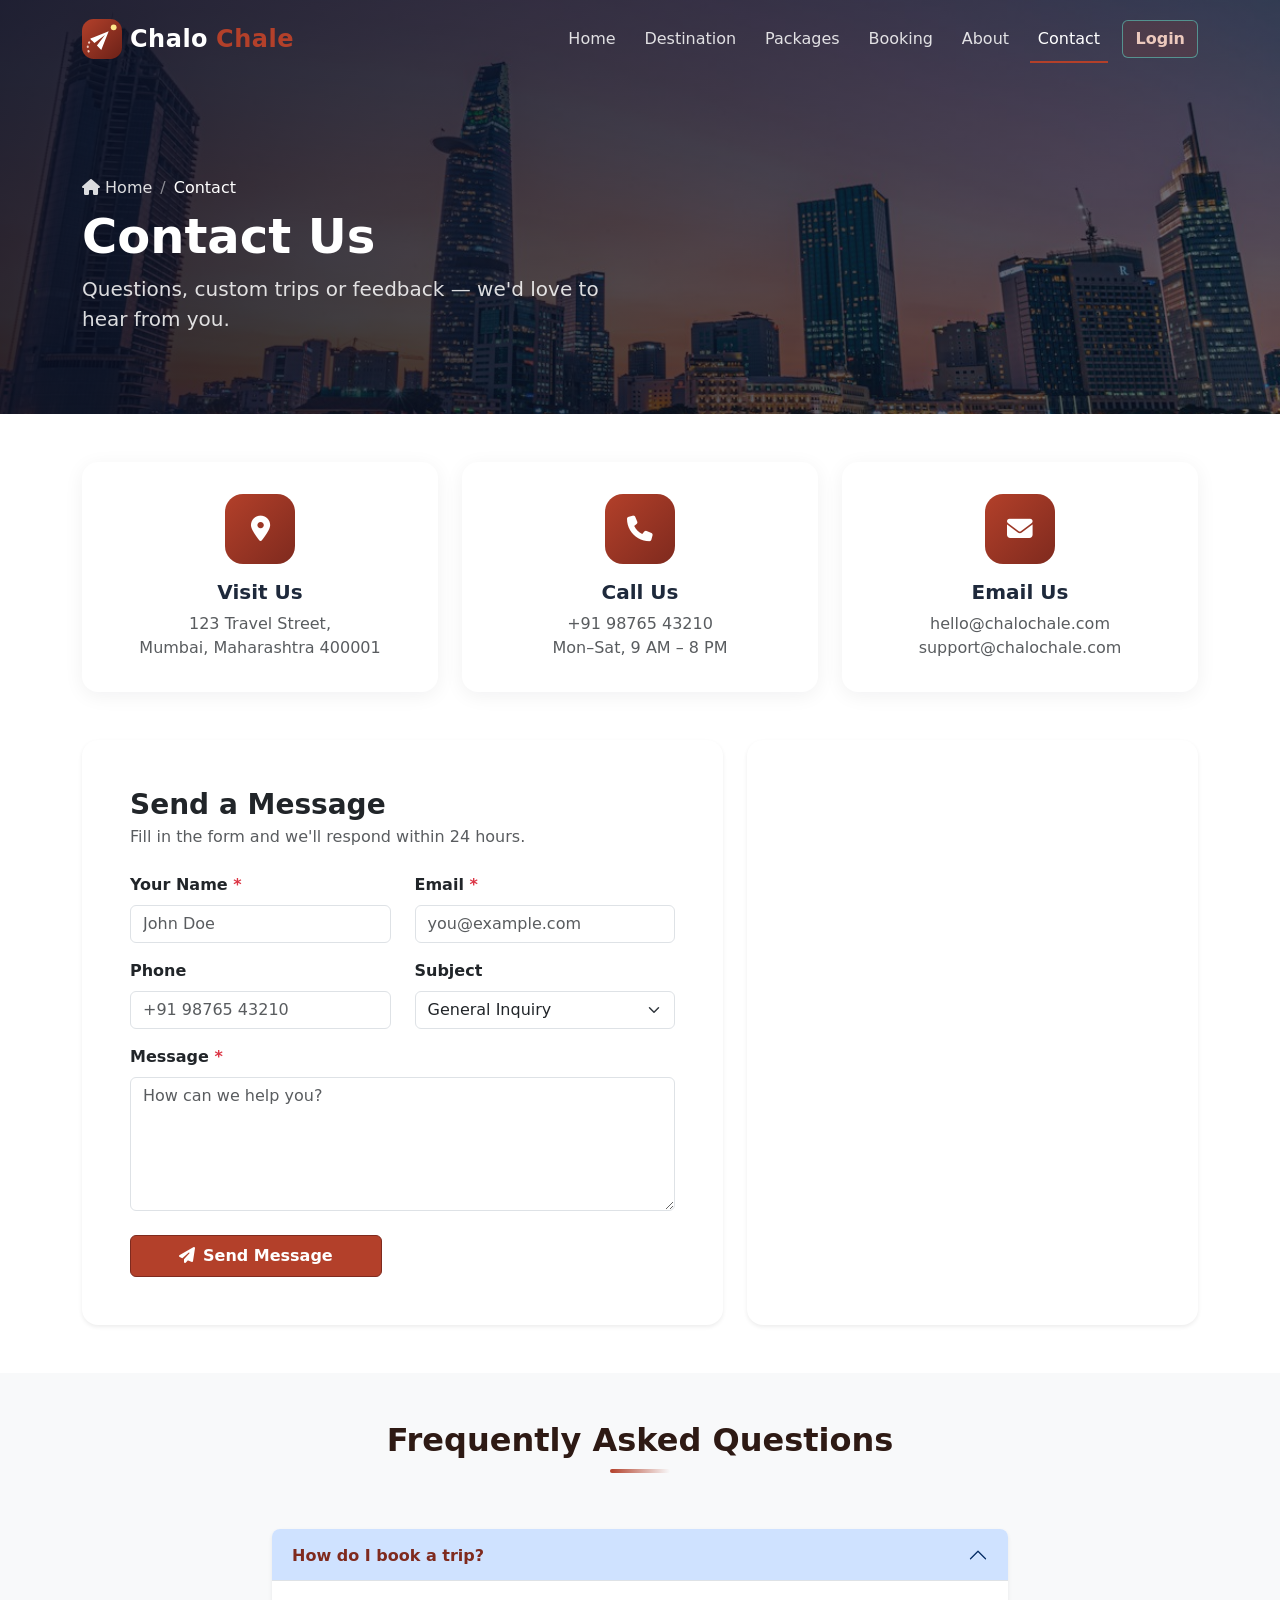
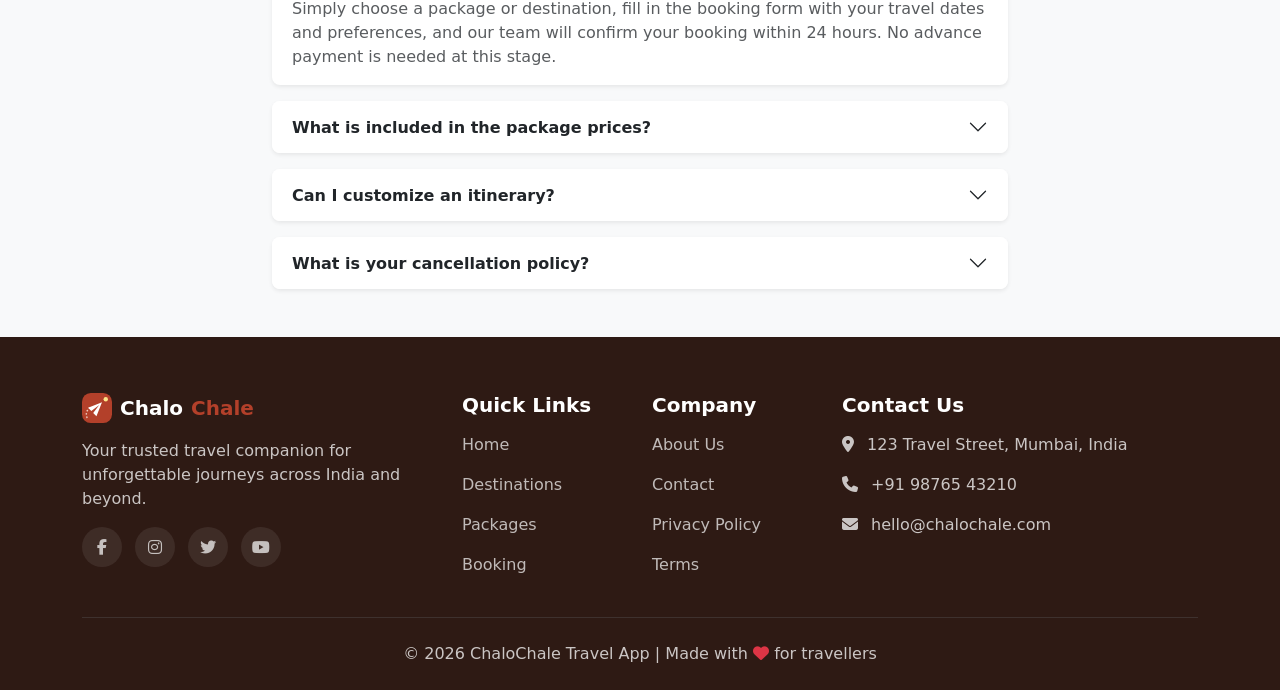
<file: contact.html>
<!DOCTYPE html>
<html lang="en">
<head>
    <meta charset="UTF-8">
    <meta name="viewport" content="width=device-width, initial-scale=1.0">
    <title>Contact Us — ChaloChale Travel</title>
    <link href="https://cdn.jsdelivr.net/npm/bootstrap@5.3.9/dist/css/bootstrap.min.css" rel="stylesheet" integrity="sha384-yEPZ7jP9S0QKiUQ0m3jjsO4ProIW7wvR9gXkI7JOGa2XVsw53Yke2bsdkBbjmmiX" crossorigin="anonymous">
    <link rel="stylesheet" href="https://cdnjs.cloudflare.com/ajax/libs/font-awesome/6.5.2/css/all.min.css">
    <link rel="stylesheet" href="css/style.css">
</head>
<body>

    <!-- ================= NAVBAR ================= -->
    <nav class="navbar navbar-expand-lg navbar-dark fixed-top">
      <div class="container">
        <a class="navbar-brand fw-bold d-flex align-items-center gap-2" href="index.html">
          <svg width="40" height="40" viewBox="0 0 48 48" fill="none" aria-hidden="true">
            <defs>
              <linearGradient id="logoGrad" x1="0" y1="0" x2="48" y2="48" gradientUnits="userSpaceOnUse">
                <stop stop-color="#b3402a"/>
                <stop offset="1" stop-color="#6b2118"/>
              </linearGradient>
            </defs>
            <rect width="48" height="48" rx="14" fill="url(#logoGrad)"/>
            <circle cx="38" cy="10" r="3.5" fill="#fde68a"/>
            <path d="M8 39 Q4 29 15 22" stroke="#ecc9bd" stroke-width="2.5" stroke-linecap="round" stroke-dasharray="0.5 5"/>
            <g transform="translate(11,11) rotate(-45 12 12) scale(1.05)">
              <path d="M2 21l21-9L2 3v7l15 2-15 2v7z" fill="#fff"/>
            </g>
          </svg>
          Chalo<span>Chale</span>
        </a>
        <button class="navbar-toggler" type="button" data-bs-toggle="collapse" data-bs-target="#navbarNavAltMarkup" aria-controls="navbarNavAltMarkup" aria-expanded="false" aria-label="Toggle navigation">
          <span class="navbar-toggler-icon"></span>
        </button>
        <div class="collapse navbar-collapse" id="navbarNavAltMarkup">
          <div class="navbar-nav ms-auto align-items-lg-center">
            <a class="nav-link" href="index.html">Home</a>
            <a class="nav-link" href="destination.html">Destination</a>
            <a class="nav-link" href="packages.html">Packages</a>
            <a class="nav-link" href="booking.html">Booking</a>
            <a class="nav-link" href="about.html">About</a>
            <a class="nav-link active" aria-current="page" href="contact.html">Contact</a>
            <span id="navGuest" class="d-contents">
              <a href="login.html" class="btn btn-warning ms-lg-2 mt-2 mt-lg-0 fw-semibold">Login</a>
            </span>
            <span id="navUser" class="d-contents" style="display:none;">
              <div class="dropdown ms-lg-2 mt-2 mt-lg-0">
                <button class="btn btn-warning dropdown-toggle fw-semibold" type="button" data-bs-toggle="dropdown" aria-expanded="false">
                  <i class="fa-solid fa-circle-user me-1"></i><span id="navUserName">User</span>
                </button>
                <ul class="dropdown-menu dropdown-menu-end">
                  <li><a class="dropdown-item" href="booking.html"><i class="fa-solid fa-suitcase me-2"></i>My Bookings</a></li>
                  <li><hr class="dropdown-divider"></li>
                  <li><a class="dropdown-item text-danger" href="#" id="logoutBtn"><i class="fa-solid fa-right-from-bracket me-2"></i>Logout</a></li>
                </ul>
              </div>
            </span>
          </div>
        </div>
      </div>
    </nav>

    <!-- ================= PAGE HERO ================= -->
    <section class="page-hero" style="background-image: url('images/pondicherry.jpg');">
      <div class="container position-relative" style="z-index: 2;">
        <nav aria-label="breadcrumb">
          <ol class="breadcrumb mb-2">
            <li class="breadcrumb-item"><a href="index.html"><i class="fa-solid fa-house"></i> Home</a></li>
            <li class="breadcrumb-item active" aria-current="page">Contact</li>
          </ol>
        </nav>
        <h1 class="fw-bold display-5">Contact Us</h1>
        <p class="lead mb-0" style="max-width: 560px; color: rgba(255,255,255,0.85);">
          Questions, custom trips or feedback — we'd love to hear from you.
        </p>
      </div>
    </section>

    <!-- ================= CONTACT INFO ================= -->
    <section class="py-5">
      <div class="container">
        <div class="row g-4 mb-5">
          <div class="col-md-4 reveal">
            <div class="feature-card">
              <div class="feature-icon"><i class="fa-solid fa-location-dot"></i></div>
              <h5 class="fw-bold">Visit Us</h5>
              <p class="text-muted mb-0">123 Travel Street,<br>Mumbai, Maharashtra 400001</p>
            </div>
          </div>
          <div class="col-md-4 reveal reveal-delay-1">
            <div class="feature-card">
              <div class="feature-icon"><i class="fa-solid fa-phone"></i></div>
              <h5 class="fw-bold">Call Us</h5>
              <p class="text-muted mb-0">+91 98765 43210<br>Mon–Sat, 9 AM – 8 PM</p>
            </div>
          </div>
          <div class="col-md-4 reveal reveal-delay-2">
            <div class="feature-card">
              <div class="feature-icon"><i class="fa-solid fa-envelope"></i></div>
              <h5 class="fw-bold">Email Us</h5>
              <p class="text-muted mb-0">hello@chalochale.com<br>support@chalochale.com</p>
            </div>
          </div>
        </div>

        <div class="row g-4">
          <div class="col-lg-7 reveal">
            <div class="card border-0 shadow-sm rounded-4 h-100">
              <div class="card-body p-4 p-md-5">
                <h3 class="fw-bold mb-1">Send a Message</h3>
                <p class="text-muted mb-4">Fill in the form and we'll respond within 24 hours.</p>
                <form id="contactForm">
                  <div class="row">
                    <div class="col-md-6 mb-3">
                      <label class="form-label fw-semibold">Your Name <span class="text-danger">*</span></label>
                      <input type="text" class="form-control" placeholder="John Doe" required>
                    </div>
                    <div class="col-md-6 mb-3">
                      <label class="form-label fw-semibold">Email <span class="text-danger">*</span></label>
                      <input type="email" class="form-control" placeholder="you@example.com" required>
                    </div>
                    <div class="col-md-6 mb-3">
                      <label class="form-label fw-semibold">Phone</label>
                      <input type="tel" class="form-control" placeholder="+91 98765 43210">
                    </div>
                    <div class="col-md-6 mb-3">
                      <label class="form-label fw-semibold">Subject</label>
                      <select class="form-select">
                        <option>General Inquiry</option>
                        <option>Booking Help</option>
                        <option>Custom Trip Request</option>
                        <option>Feedback</option>
                        <option>Partnership</option>
                      </select>
                    </div>
                    <div class="col-12 mb-4">
                      <label class="form-label fw-semibold">Message <span class="text-danger">*</span></label>
                      <textarea class="form-control" rows="5" placeholder="How can we help you?" required></textarea>
                    </div>
                    <div class="col-12">
                      <button type="submit" class="btn btn-primary px-5 py-2 fw-bold">
                        <i class="fa-solid fa-paper-plane me-2"></i>Send Message
                      </button>
                    </div>
                  </div>
                </form>
              </div>
            </div>
          </div>
          <div class="col-lg-5 reveal reveal-delay-1">
            <div class="card border-0 shadow-sm rounded-4 h-100 overflow-hidden">
              <iframe
                src="https://www.google.com/maps?q=Mumbai,+Maharashtra&output=embed"
                style="width:100%; height:100%; min-height:420px; border:0;"
                allowfullscreen="" loading="lazy"
                referrerpolicy="no-referrer-when-downgrade"
                title="ChaloChale office location"></iframe>
            </div>
          </div>
        </div>
      </div>
    </section>

    <!-- ================= FAQ ================= -->
    <section class="py-5 bg-light">
      <div class="container">
        <div class="text-center mb-5 reveal">
          <h2 class="section-title">Frequently Asked Questions</h2>
        </div>
        <div class="row justify-content-center">
          <div class="col-lg-8 reveal">
            <div class="accordion" id="faqAccordion">
              <div class="accordion-item mb-3 rounded-3 overflow-hidden border-0 shadow-sm">
                <h2 class="accordion-header">
                  <button class="accordion-button fw-semibold" type="button" data-bs-toggle="collapse" data-bs-target="#faq1">
                    How do I book a trip?
                  </button>
                </h2>
                <div id="faq1" class="accordion-collapse collapse show" data-bs-parent="#faqAccordion">
                  <div class="accordion-body text-muted">
                    Simply choose a package or destination, fill in the booking form with your travel dates and preferences,
                    and our team will confirm your booking within 24 hours. No advance payment is needed at this stage.
                  </div>
                </div>
              </div>
              <div class="accordion-item mb-3 rounded-3 overflow-hidden border-0 shadow-sm">
                <h2 class="accordion-header">
                  <button class="accordion-button collapsed fw-semibold" type="button" data-bs-toggle="collapse" data-bs-target="#faq2">
                    What is included in the package prices?
                  </button>
                </h2>
                <div id="faq2" class="accordion-collapse collapse" data-bs-parent="#faqAccordion">
                  <div class="accordion-body text-muted">
                    Our packages include accommodation, daily breakfast, airport/pickup transfers and listed sightseeing activities.
                    Flights, meals other than breakfast and personal expenses are typically extra — details are listed on each package.
                  </div>
                </div>
              </div>
              <div class="accordion-item mb-3 rounded-3 overflow-hidden border-0 shadow-sm">
                <h2 class="accordion-header">
                  <button class="accordion-button collapsed fw-semibold" type="button" data-bs-toggle="collapse" data-bs-target="#faq3">
                    Can I customize an itinerary?
                  </button>
                </h2>
                <div id="faq3" class="accordion-collapse collapse" data-bs-parent="#faqAccordion">
                  <div class="accordion-body text-muted">
                    Yes! Use the booking form's "Special Requests" field or contact us directly.
                    Our experts build tailor-made itineraries for families, honeymooners and groups at no extra planning fee.
                  </div>
                </div>
              </div>
              <div class="accordion-item rounded-3 overflow-hidden border-0 shadow-sm">
                <h2 class="accordion-header">
                  <button class="accordion-button collapsed fw-semibold" type="button" data-bs-toggle="collapse" data-bs-target="#faq4">
                    What is your cancellation policy?
                  </button>
                </h2>
                <div id="faq4" class="accordion-collapse collapse" data-bs-parent="#faqAccordion">
                  <div class="accordion-body text-muted">
                    Free cancellation up to 7 days before travel for a full refund.
                    Cancellations within 7 days may incur a 10% fee. Contact us for hotel-specific policies.
                  </div>
                </div>
              </div>
            </div>
          </div>
        </div>
      </div>
    </section>

    <!-- ================= FOOTER ================= -->
    <footer>
      <div class="container">
        <div class="row g-4">
          <div class="col-md-4">
            <h5 class="d-flex align-items-center gap-2">
              <svg width="30" height="30" viewBox="0 0 48 48" fill="none" aria-hidden="true">
                <rect width="48" height="48" rx="14" fill="#b3402a"/>
                <circle cx="38" cy="10" r="3.5" fill="#fde68a"/>
                <path d="M8 39 Q4 29 15 22" stroke="#ecc9bd" stroke-width="2.5" stroke-linecap="round" stroke-dasharray="0.5 5"/>
                <g transform="translate(11,11) rotate(-45 12 12) scale(1.05)">
                  <path d="M2 21l21-9L2 3v7l15 2-15 2v7z" fill="#fff"/>
                </g>
              </svg>
              Chalo<span style="color: var(--primary);">Chale</span>
            </h5>
            <p class="mb-3">Your trusted travel companion for unforgettable journeys across India and beyond.</p>
            <a href="#" class="social-btn"><i class="fa-brands fa-facebook-f"></i></a>
            <a href="#" class="social-btn"><i class="fa-brands fa-instagram"></i></a>
            <a href="#" class="social-btn"><i class="fa-brands fa-twitter"></i></a>
            <a href="#" class="social-btn"><i class="fa-brands fa-youtube"></i></a>
          </div>
          <div class="col-md-2 col-6">
            <h5>Quick Links</h5>
            <p><a href="index.html">Home</a></p>
            <p><a href="destination.html">Destinations</a></p>
            <p><a href="packages.html">Packages</a></p>
            <p><a href="booking.html">Booking</a></p>
          </div>
          <div class="col-md-2 col-6">
            <h5>Company</h5>
            <p><a href="about.html">About Us</a></p>
            <p><a href="contact.html">Contact</a></p>
            <p><a href="#">Privacy Policy</a></p>
            <p><a href="#">Terms</a></p>
          </div>
          <div class="col-md-4">
            <h5>Contact Us</h5>
            <p><i class="fa-solid fa-location-dot me-2"></i> 123 Travel Street, Mumbai, India</p>
            <p><i class="fa-solid fa-phone me-2"></i> +91 98765 43210</p>
            <p><i class="fa-solid fa-envelope me-2"></i> hello@chalochale.com</p>
          </div>
        </div>
        <hr class="border-secondary my-4">
        <p class="text-center mb-0">© 2026 ChaloChale Travel App | Made with <i class="fa-solid fa-heart text-danger"></i> for travellers</p>
      </div>
    </footer>

    <!-- Back to Top -->
    <button class="back-to-top" id="backToTop" aria-label="Back to top">
      <i class="fa-solid fa-arrow-up"></i>
    </button>

    <script src="https://cdn.jsdelivr.net/npm/bootstrap@5.3.9/dist/js/bootstrap.bundle.min.js" integrity="sha384-WyOxWvTyr1QaMPfiPJSv76iReVthorl5uWlFtZPyK0IEB0hGzo9y5Bp9mYanr8Bu" crossorigin="anonymous"></script>
    <script src="js/script.js"></script>
</body>
</html>
</file>
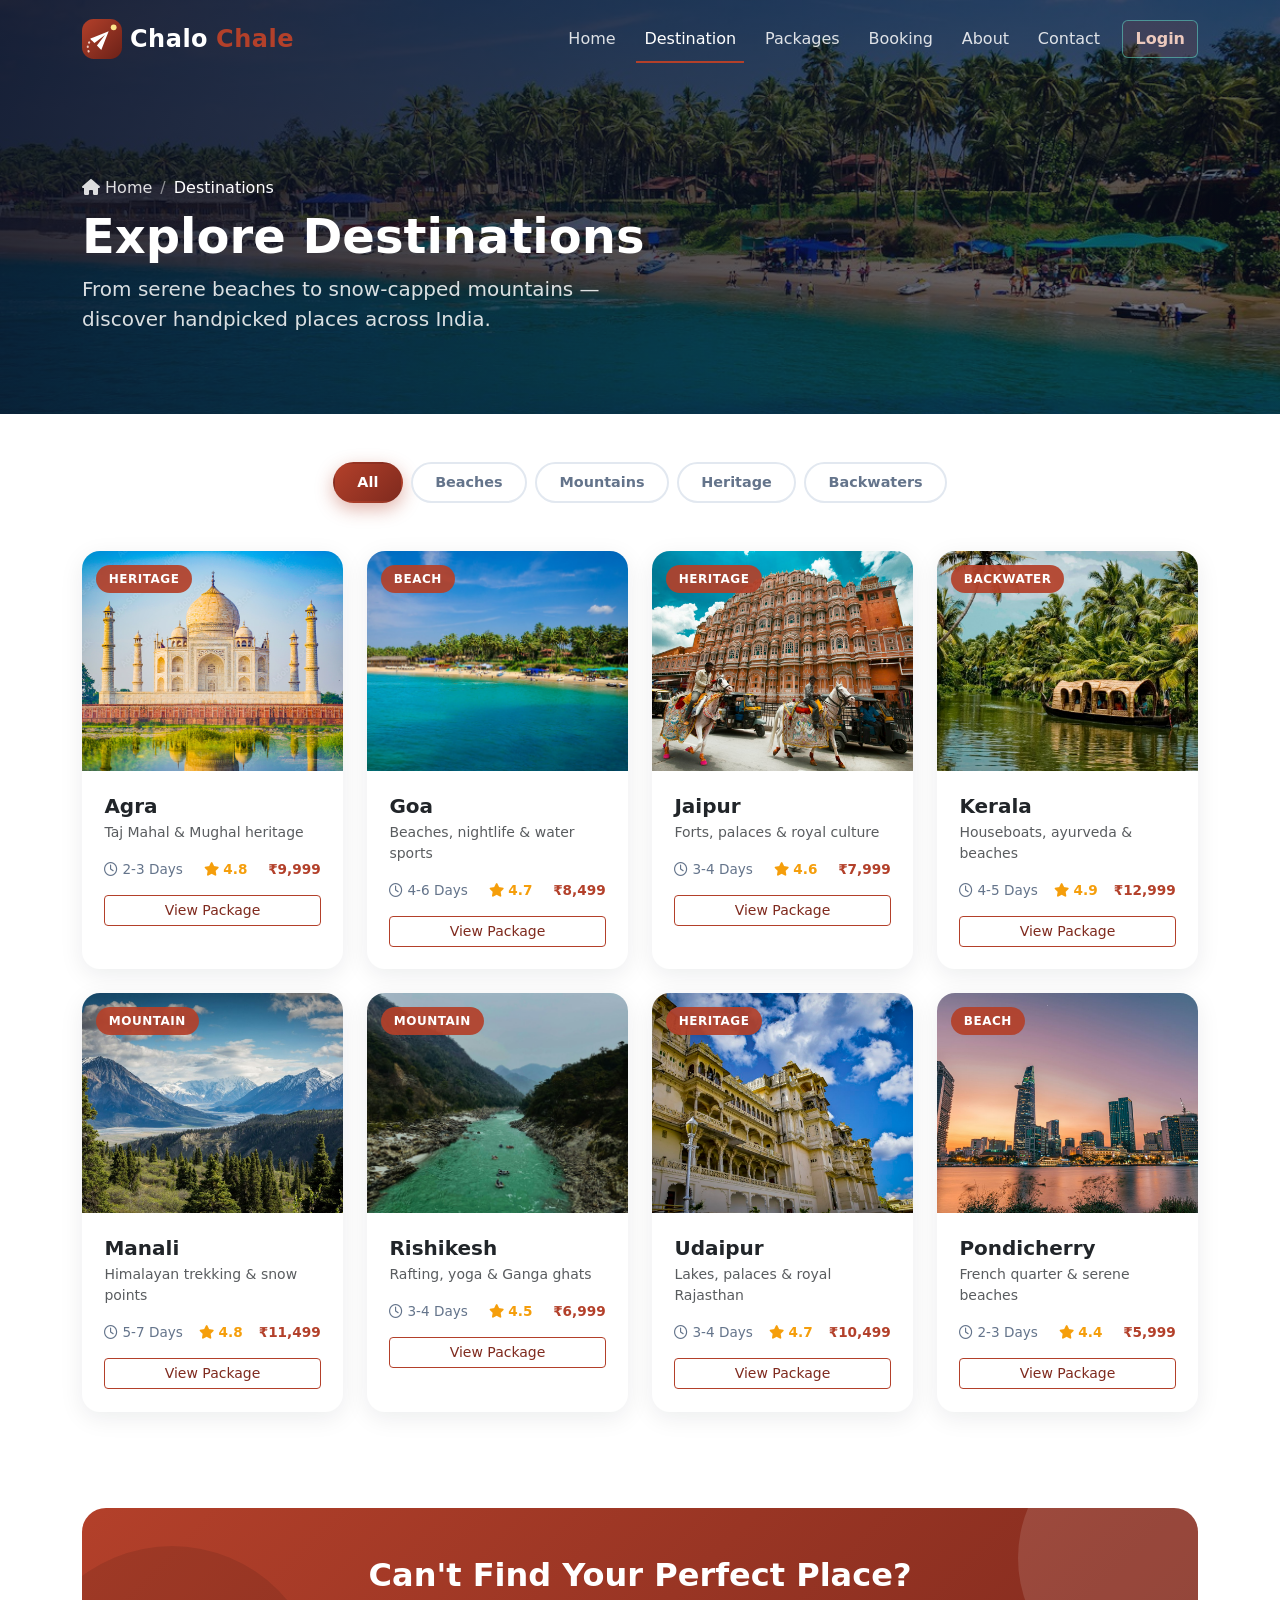
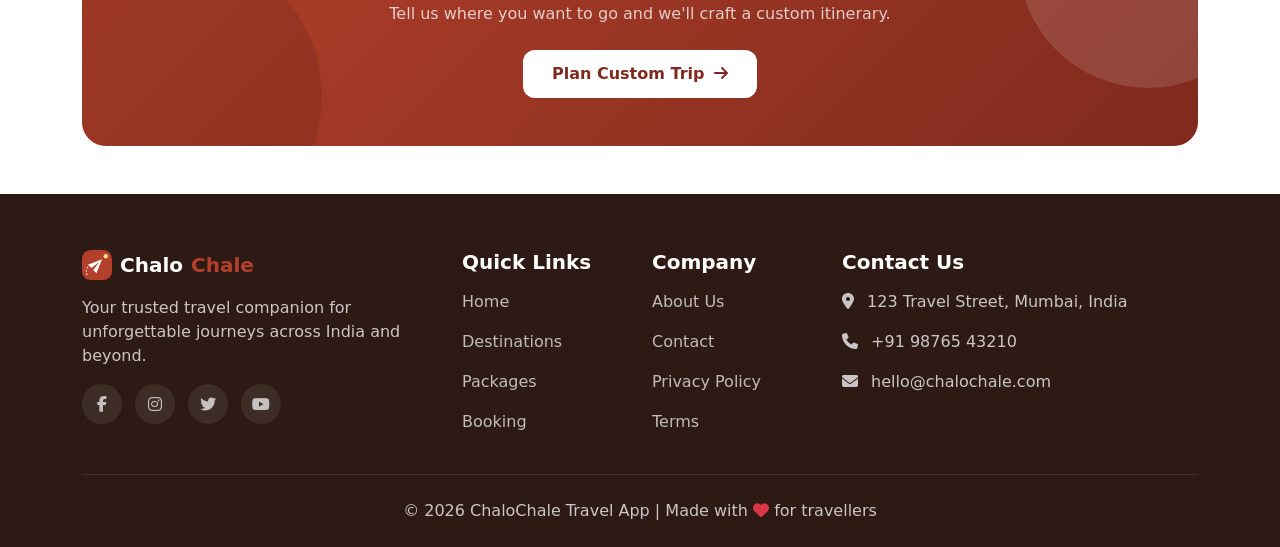
<file: destination.html>
<!DOCTYPE html>
<html lang="en">
<head>
    <meta charset="UTF-8">
    <meta name="viewport" content="width=device-width, initial-scale=1.0">
    <title>Destinations — ChaloChale Travel</title>
    <link href="https://cdn.jsdelivr.net/npm/bootstrap@5.3.9/dist/css/bootstrap.min.css" rel="stylesheet" integrity="sha384-yEPZ7jP9S0QKiUQ0m3jjsO4ProIW7wvR9gXkI7JOGa2XVsw53Yke2bsdkBbjmmiX" crossorigin="anonymous">
    <link rel="stylesheet" href="https://cdnjs.cloudflare.com/ajax/libs/font-awesome/6.5.2/css/all.min.css">
    <link rel="stylesheet" href="css/style.css">
</head>
<body>

    <!-- ================= NAVBAR ================= -->
    <nav class="navbar navbar-expand-lg navbar-dark fixed-top">
      <div class="container">
        <a class="navbar-brand fw-bold d-flex align-items-center gap-2" href="index.html">
          <svg width="40" height="40" viewBox="0 0 48 48" fill="none" aria-hidden="true">
            <defs>
              <linearGradient id="logoGrad" x1="0" y1="0" x2="48" y2="48" gradientUnits="userSpaceOnUse">
                <stop stop-color="#b3402a"/>
                <stop offset="1" stop-color="#6b2118"/>
              </linearGradient>
            </defs>
            <rect width="48" height="48" rx="14" fill="url(#logoGrad)"/>
            <circle cx="38" cy="10" r="3.5" fill="#fde68a"/>
            <path d="M8 39 Q4 29 15 22" stroke="#ecc9bd" stroke-width="2.5" stroke-linecap="round" stroke-dasharray="0.5 5"/>
            <g transform="translate(11,11) rotate(-45 12 12) scale(1.05)">
              <path d="M2 21l21-9L2 3v7l15 2-15 2v7z" fill="#fff"/>
            </g>
          </svg>
          Chalo<span>Chale</span>
        </a>
        <button class="navbar-toggler" type="button" data-bs-toggle="collapse" data-bs-target="#navbarNavAltMarkup" aria-controls="navbarNavAltMarkup" aria-expanded="false" aria-label="Toggle navigation">
          <span class="navbar-toggler-icon"></span>
        </button>
        <div class="collapse navbar-collapse" id="navbarNavAltMarkup">
          <div class="navbar-nav ms-auto align-items-lg-center">
            <a class="nav-link" href="index.html">Home</a>
            <a class="nav-link active" aria-current="page" href="destination.html">Destination</a>
            <a class="nav-link" href="packages.html">Packages</a>
            <a class="nav-link" href="booking.html">Booking</a>
            <a class="nav-link" href="about.html">About</a>
            <a class="nav-link" href="contact.html">Contact</a>
            <span id="navGuest" class="d-contents">
              <a href="login.html" class="btn btn-warning ms-lg-2 mt-2 mt-lg-0 fw-semibold">Login</a>
            </span>
            <span id="navUser" class="d-contents" style="display:none;">
              <div class="dropdown ms-lg-2 mt-2 mt-lg-0">
                <button class="btn btn-warning dropdown-toggle fw-semibold" type="button" data-bs-toggle="dropdown" aria-expanded="false">
                  <i class="fa-solid fa-circle-user me-1"></i><span id="navUserName">User</span>
                </button>
                <ul class="dropdown-menu dropdown-menu-end">
                  <li><a class="dropdown-item" href="booking.html"><i class="fa-solid fa-suitcase me-2"></i>My Bookings</a></li>
                  <li><hr class="dropdown-divider"></li>
                  <li><a class="dropdown-item text-danger" href="#" id="logoutBtn"><i class="fa-solid fa-right-from-bracket me-2"></i>Logout</a></li>
                </ul>
              </div>
            </span>
          </div>
        </div>
      </div>
    </nav>

    <!-- ================= PAGE HERO ================= -->
    <section class="page-hero" style="background-image: url('images/goa.jpg');">
      <div class="container position-relative" style="z-index: 2;">
        <nav aria-label="breadcrumb">
          <ol class="breadcrumb mb-2">
            <li class="breadcrumb-item"><a href="index.html"><i class="fa-solid fa-house"></i> Home</a></li>
            <li class="breadcrumb-item active" aria-current="page">Destinations</li>
          </ol>
        </nav>
        <h1 class="fw-bold display-5">Explore Destinations</h1>
        <p class="lead mb-0" style="max-width: 560px; color: rgba(255,255,255,0.85);">
          From serene beaches to snow-capped mountains — discover handpicked places across India.
        </p>
      </div>
    </section>

    <!-- ================= FILTER + GRID ================= -->
    <section class="py-5">
      <div class="container">
        <div class="d-flex flex-wrap gap-2 justify-content-center mb-5 reveal">
          <button class="filter-btn active" data-filter="all">All</button>
          <button class="filter-btn" data-filter="beach">Beaches</button>
          <button class="filter-btn" data-filter="mountain">Mountains</button>
          <button class="filter-btn" data-filter="heritage">Heritage</button>
          <button class="filter-btn" data-filter="backwater">Backwaters</button>
        </div>

        <div class="row g-4">
          <div class="col-md-6 col-lg-3 reveal dest-filter-card" data-category="heritage">
            <div class="card dest-grid-card">
              <div class="position-relative">
                <img src="images/tajmahal.jpg" class="card-img-top" alt="Taj Mahal">
                <span class="dest-badge">Heritage</span>
              </div>
              <div class="card-body">
                <h5 class="card-title fw-bold mb-1">Agra</h5>
                <p class="text-muted small mb-3">Taj Mahal & Mughal heritage</p>
                <div class="dest-meta">
                  <span><i class="fa-regular fa-clock me-1"></i>2-3 Days</span>
                  <span class="dest-rating"><i class="fa-solid fa-star"></i> 4.8</span>
                  <span class="fw-bold text-primary">₹9,999</span>
                </div>
                <a href="booking.html" class="btn btn-outline-primary btn-sm w-100 mt-3">View Package</a>
              </div>
            </div>
          </div>

          <div class="col-md-6 col-lg-3 reveal reveal-delay-1 dest-filter-card" data-category="beach">
            <div class="card dest-grid-card">
              <div class="position-relative">
                <img src="images/goa.jpg" class="card-img-top" alt="Goa">
                <span class="dest-badge">Beach</span>
              </div>
              <div class="card-body">
                <h5 class="card-title fw-bold mb-1">Goa</h5>
                <p class="text-muted small mb-3">Beaches, nightlife & water sports</p>
                <div class="dest-meta">
                  <span><i class="fa-regular fa-clock me-1"></i>4-6 Days</span>
                  <span class="dest-rating"><i class="fa-solid fa-star"></i> 4.7</span>
                  <span class="fw-bold text-primary">₹8,499</span>
                </div>
                <a href="booking.html" class="btn btn-outline-primary btn-sm w-100 mt-3">View Package</a>
              </div>
            </div>
          </div>

          <div class="col-md-6 col-lg-3 reveal reveal-delay-2 dest-filter-card" data-category="heritage">
            <div class="card dest-grid-card">
              <div class="position-relative">
                <img src="images/jaipur.jpg" class="card-img-top" alt="Jaipur">
                <span class="dest-badge">Heritage</span>
              </div>
              <div class="card-body">
                <h5 class="card-title fw-bold mb-1">Jaipur</h5>
                <p class="text-muted small mb-3">Forts, palaces & royal culture</p>
                <div class="dest-meta">
                  <span><i class="fa-regular fa-clock me-1"></i>3-4 Days</span>
                  <span class="dest-rating"><i class="fa-solid fa-star"></i> 4.6</span>
                  <span class="fw-bold text-primary">₹7,999</span>
                </div>
                <a href="booking.html" class="btn btn-outline-primary btn-sm w-100 mt-3">View Package</a>
              </div>
            </div>
          </div>

          <div class="col-md-6 col-lg-3 reveal reveal-delay-3 dest-filter-card" data-category="backwater">
            <div class="card dest-grid-card">
              <div class="position-relative">
                <img src="images/kerala.jpg" class="card-img-top" alt="Kerala">
                <span class="dest-badge">Backwater</span>
              </div>
              <div class="card-body">
                <h5 class="card-title fw-bold mb-1">Kerala</h5>
                <p class="text-muted small mb-3">Houseboats, ayurveda & beaches</p>
                <div class="dest-meta">
                  <span><i class="fa-regular fa-clock me-1"></i>4-5 Days</span>
                  <span class="dest-rating"><i class="fa-solid fa-star"></i> 4.9</span>
                  <span class="fw-bold text-primary">₹12,999</span>
                </div>
                <a href="booking.html" class="btn btn-outline-primary btn-sm w-100 mt-3">View Package</a>
              </div>
            </div>
          </div>

          <div class="col-md-6 col-lg-3 reveal dest-filter-card" data-category="mountain">
            <div class="card dest-grid-card">
              <div class="position-relative">
                <img src="images/manali.jpg" class="card-img-top" alt="Manali">
                <span class="dest-badge">Mountain</span>
              </div>
              <div class="card-body">
                <h5 class="card-title fw-bold mb-1">Manali</h5>
                <p class="text-muted small mb-3">Himalayan trekking & snow points</p>
                <div class="dest-meta">
                  <span><i class="fa-regular fa-clock me-1"></i>5-7 Days</span>
                  <span class="dest-rating"><i class="fa-solid fa-star"></i> 4.8</span>
                  <span class="fw-bold text-primary">₹11,499</span>
                </div>
                <a href="booking.html" class="btn btn-outline-primary btn-sm w-100 mt-3">View Package</a>
              </div>
            </div>
          </div>

          <div class="col-md-6 col-lg-3 reveal reveal-delay-1 dest-filter-card" data-category="mountain">
            <div class="card dest-grid-card">
              <div class="position-relative">
                <img src="images/rishikesh.jpg" class="card-img-top" alt="Rishikesh">
                <span class="dest-badge">Mountain</span>
              </div>
              <div class="card-body">
                <h5 class="card-title fw-bold mb-1">Rishikesh</h5>
                <p class="text-muted small mb-3">Rafting, yoga & Ganga ghats</p>
                <div class="dest-meta">
                  <span><i class="fa-regular fa-clock me-1"></i>3-4 Days</span>
                  <span class="dest-rating"><i class="fa-solid fa-star"></i> 4.5</span>
                  <span class="fw-bold text-primary">₹6,999</span>
                </div>
                <a href="booking.html" class="btn btn-outline-primary btn-sm w-100 mt-3">View Package</a>
              </div>
            </div>
          </div>

          <div class="col-md-6 col-lg-3 reveal reveal-delay-2 dest-filter-card" data-category="heritage">
            <div class="card dest-grid-card">
              <div class="position-relative">
                <img src="images/udaipur.jpg" class="card-img-top" alt="Udaipur">
                <span class="dest-badge">Heritage</span>
              </div>
              <div class="card-body">
                <h5 class="card-title fw-bold mb-1">Udaipur</h5>
                <p class="text-muted small mb-3">Lakes, palaces & royal Rajasthan</p>
                <div class="dest-meta">
                  <span><i class="fa-regular fa-clock me-1"></i>3-4 Days</span>
                  <span class="dest-rating"><i class="fa-solid fa-star"></i> 4.7</span>
                  <span class="fw-bold text-primary">₹10,499</span>
                </div>
                <a href="booking.html" class="btn btn-outline-primary btn-sm w-100 mt-3">View Package</a>
              </div>
            </div>
          </div>

          <div class="col-md-6 col-lg-3 reveal reveal-delay-3 dest-filter-card" data-category="beach">
            <div class="card dest-grid-card">
              <div class="position-relative">
                <img src="images/pondicherry.jpg" class="card-img-top" alt="Pondicherry">
                <span class="dest-badge">Beach</span>
              </div>
              <div class="card-body">
                <h5 class="card-title fw-bold mb-1">Pondicherry</h5>
                <p class="text-muted small mb-3">French quarter & serene beaches</p>
                <div class="dest-meta">
                  <span><i class="fa-regular fa-clock me-1"></i>2-3 Days</span>
                  <span class="dest-rating"><i class="fa-solid fa-star"></i> 4.4</span>
                  <span class="fw-bold text-primary">₹5,999</span>
                </div>
                <a href="booking.html" class="btn btn-outline-primary btn-sm w-100 mt-3">View Package</a>
              </div>
            </div>
          </div>
        </div>

        <div class="no-results">
          <i class="fa-solid fa-map-location-dot fa-3x mb-3" style="color: var(--primary);"></i>
          <h5>No destinations in this category yet.</h5>
          <p>Check back soon — we're adding new places every week!</p>
        </div>
      </div>
    </section>

    <!-- ================= CTA ================= -->
    <section class="py-5">
      <div class="container">
        <div class="cta-section text-center reveal">
          <h2 class="fw-bold mb-2">Can't Find Your Perfect Place?</h2>
          <p class="mb-4 opacity-75">Tell us where you want to go and we'll craft a custom itinerary.</p>
          <a href="contact.html" class="btn btn-light-custom">Plan Custom Trip <i class="fa-solid fa-arrow-right ms-1"></i></a>
        </div>
      </div>
    </section>

    <!-- ================= FOOTER ================= -->
    <footer>
      <div class="container">
        <div class="row g-4">
          <div class="col-md-4">
            <h5 class="d-flex align-items-center gap-2">
              <svg width="30" height="30" viewBox="0 0 48 48" fill="none" aria-hidden="true">
                <rect width="48" height="48" rx="14" fill="#b3402a"/>
                <circle cx="38" cy="10" r="3.5" fill="#fde68a"/>
                <path d="M8 39 Q4 29 15 22" stroke="#ecc9bd" stroke-width="2.5" stroke-linecap="round" stroke-dasharray="0.5 5"/>
                <g transform="translate(11,11) rotate(-45 12 12) scale(1.05)">
                  <path d="M2 21l21-9L2 3v7l15 2-15 2v7z" fill="#fff"/>
                </g>
              </svg>
              Chalo<span style="color: var(--primary);">Chale</span>
            </h5>
            <p class="mb-3">Your trusted travel companion for unforgettable journeys across India and beyond.</p>
            <a href="#" class="social-btn"><i class="fa-brands fa-facebook-f"></i></a>
            <a href="#" class="social-btn"><i class="fa-brands fa-instagram"></i></a>
            <a href="#" class="social-btn"><i class="fa-brands fa-twitter"></i></a>
            <a href="#" class="social-btn"><i class="fa-brands fa-youtube"></i></a>
          </div>
          <div class="col-md-2 col-6">
            <h5>Quick Links</h5>
            <p><a href="index.html">Home</a></p>
            <p><a href="destination.html">Destinations</a></p>
            <p><a href="packages.html">Packages</a></p>
            <p><a href="booking.html">Booking</a></p>
          </div>
          <div class="col-md-2 col-6">
            <h5>Company</h5>
            <p><a href="about.html">About Us</a></p>
            <p><a href="contact.html">Contact</a></p>
            <p><a href="#">Privacy Policy</a></p>
            <p><a href="#">Terms</a></p>
          </div>
          <div class="col-md-4">
            <h5>Contact Us</h5>
            <p><i class="fa-solid fa-location-dot me-2"></i> 123 Travel Street, Mumbai, India</p>
            <p><i class="fa-solid fa-phone me-2"></i> +91 98765 43210</p>
            <p><i class="fa-solid fa-envelope me-2"></i> hello@chalochale.com</p>
          </div>
        </div>
        <hr class="border-secondary my-4">
        <p class="text-center mb-0">© 2026 ChaloChale Travel App | Made with <i class="fa-solid fa-heart text-danger"></i> for travellers</p>
      </div>
    </footer>

    <!-- Back to Top -->
    <button class="back-to-top" id="backToTop" aria-label="Back to top">
      <i class="fa-solid fa-arrow-up"></i>
    </button>

    <script src="https://cdn.jsdelivr.net/npm/bootstrap@5.3.9/dist/js/bootstrap.bundle.min.js" integrity="sha384-WyOxWvTyr1QaMPfiPJSv76iReVthorl5uWlFtZPyK0IEB0hGzo9y5Bp9mYanr8Bu" crossorigin="anonymous"></script>
    <script src="js/script.js"></script>
</body>
</html>
</file>
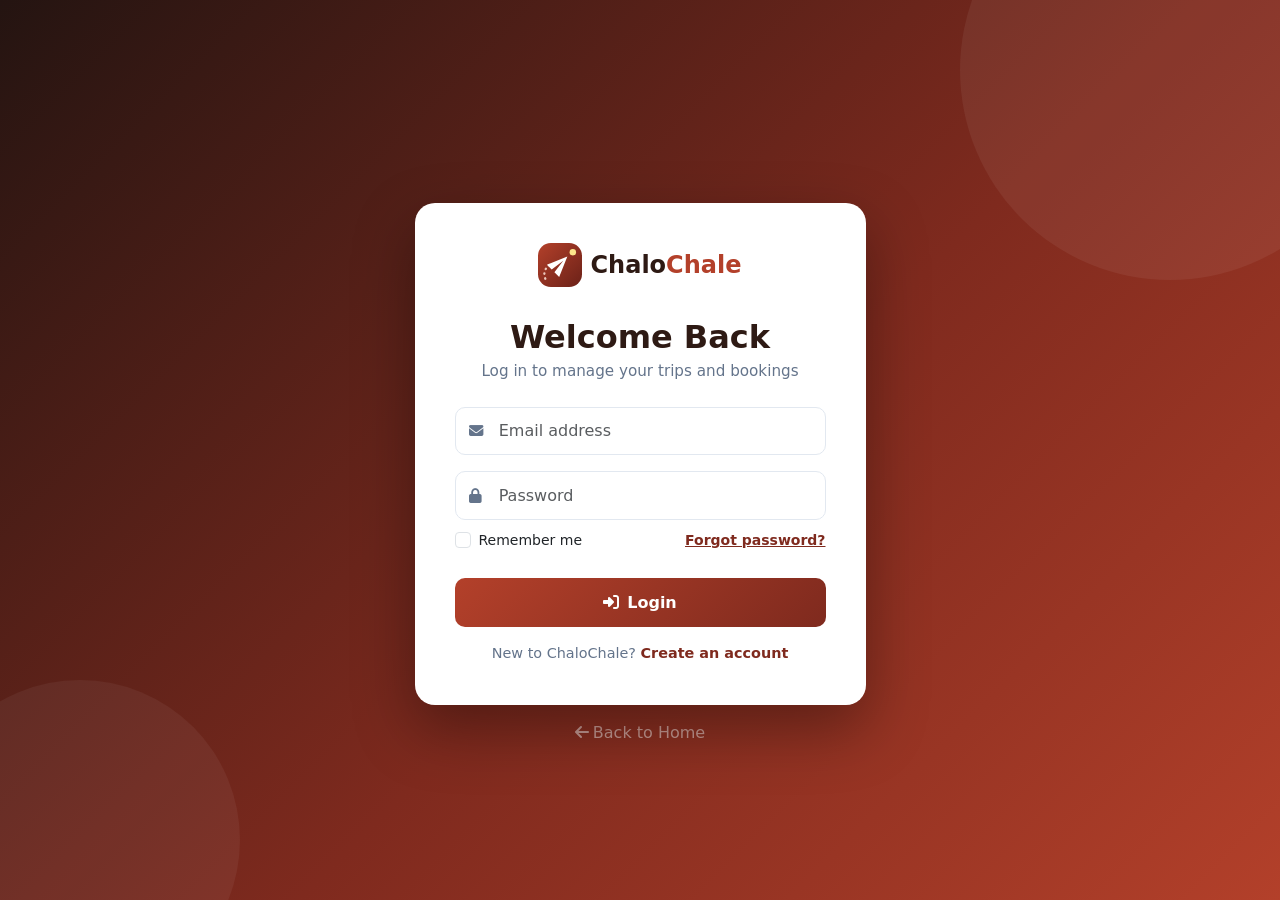
<file: login.html>
<!DOCTYPE html>
<html lang="en">
<head>
    <meta charset="UTF-8">
    <meta name="viewport" content="width=device-width, initial-scale=1.0">
    <title>Login / Sign Up — ChaloChale Travel</title>
    <link href="https://cdn.jsdelivr.net/npm/bootstrap@5.3.9/dist/css/bootstrap.min.css" rel="stylesheet" integrity="sha384-yEPZ7jP9S0QKiUQ0m3jjsO4ProIW7wvR9gXkI7JOGa2XVsw53Yke2bsdkBbjmmiX" crossorigin="anonymous">
    <link rel="stylesheet" href="https://cdnjs.cloudflare.com/ajax/libs/font-awesome/6.5.2/css/all.min.css">
    <link rel="stylesheet" href="css/style.css">
</head>
<body>

    <!-- ================= LOGIN / SIGNUP ================= -->
    <section class="auth-section">
      <div class="container">
        <div class="row justify-content-center">
          <div class="col-md-7 col-lg-5">
            <div class="card auth-card">
              <div class="card-body">

                <!-- Brand -->
                <div class="text-center mb-4">
                  <a href="index.html" class="d-inline-flex align-items-center gap-2 text-decoration-none">
                    <svg width="44" height="44" viewBox="0 0 48 48" fill="none" aria-hidden="true">
                      <defs>
                        <linearGradient id="logoGradAuth" x1="0" y1="0" x2="48" y2="48" gradientUnits="userSpaceOnUse">
                          <stop stop-color="#b3402a"/>
                          <stop offset="1" stop-color="#6b2118"/>
                        </linearGradient>
                      </defs>
                      <rect width="48" height="48" rx="14" fill="url(#logoGradAuth)"/>
                      <circle cx="38" cy="10" r="3.5" fill="#fde68a"/>
                      <path d="M8 39 Q4 29 15 22" stroke="#ecc9bd" stroke-width="2.5" stroke-linecap="round" stroke-dasharray="0.5 5"/>
                      <g transform="translate(11,11) rotate(-45 12 12) scale(1.05)">
                        <path d="M2 21l21-9L2 3v7l15 2-15 2v7z" fill="#fff"/>
                      </g>
                    </svg>
                    <span class="fs-4 fw-bold" style="color: var(--dark);">Chalo<span style="color: var(--primary);">Chale</span></span>
                  </a>
                </div>

                <!-- ============ LOGIN VIEW ============ -->
                <div id="loginView">
                  <div class="text-center mb-4">
                    <h2 class="auth-title mb-1">Welcome Back</h2>
                    <p class="auth-sub mb-0">Log in to manage your trips and bookings</p>
                  </div>

                  <form id="loginForm">
                    <div class="mb-3 position-relative">
                      <i class="fa-solid fa-envelope input-icon"></i>
                      <input type="email" class="form-control" placeholder="Email address" required>
                    </div>
                    <div class="mb-2 position-relative">
                      <i class="fa-solid fa-lock input-icon"></i>
                      <input type="password" class="form-control" placeholder="Password" required>
                    </div>
                    <div class="d-flex justify-content-between align-items-center mb-4">
                      <div class="form-check">
                        <input class="form-check-input" type="checkbox" id="rememberMe">
                        <label class="form-check-label small" for="rememberMe">Remember me</label>
                      </div>
                      <a href="#" class="small" style="color: var(--primary-dark); font-weight: 600;">Forgot password?</a>
                    </div>
                    <button type="submit" class="btn auth-submit w-100 mb-3">
                      <i class="fa-solid fa-right-to-bracket me-2"></i>Login
                    </button>
                    <p class="auth-footer-note text-center mb-0">
                      New to ChaloChale? <a href="#signup">Create an account</a>
                    </p>
                  </form>
                </div>

                <!-- ============ SIGNUP VIEW ============ -->
                <div id="signupView" style="display: none;">
                  <div class="text-center mb-4">
                    <h2 class="auth-title mb-1">Create Account</h2>
                    <p class="auth-sub mb-0">Join ChaloChale and start exploring</p>
                  </div>

                  <form id="signupForm" name="signupForm">
                    <div class="mb-3 position-relative">
                      <i class="fa-solid fa-user input-icon"></i>
                      <input type="text" name="fullName" class="form-control" placeholder="Full name" required>
                    </div>
                    <div class="mb-3 position-relative">
                      <i class="fa-solid fa-phone input-icon"></i>
                      <input type="tel" name="phone" class="form-control" placeholder="Phone number" required>
                    </div>
                    <div class="mb-3 position-relative">
                      <i class="fa-solid fa-envelope input-icon"></i>
                      <input type="email" name="email" class="form-control" placeholder="Email address" required>
                    </div>
                    <div class="mb-3 position-relative">
                      <i class="fa-solid fa-lock input-icon"></i>
                      <input type="password" name="password" class="form-control" placeholder="Password" required minlength="6">
                    </div>
                    <div class="mb-3 position-relative">
                      <i class="fa-solid fa-lock input-icon"></i>
                      <input type="password" name="confirmPassword" class="form-control" placeholder="Confirm password" required minlength="6">
                    </div>
                    <div class="form-check mb-4">
                      <input class="form-check-input" type="checkbox" id="termsCheck" required>
                      <label class="form-check-label small" for="termsCheck">
                        I agree to the <a href="#" style="color: var(--primary-dark);">Terms & Conditions</a> and <a href="#" style="color: var(--primary-dark);">Privacy Policy</a>
                      </label>
                    </div>
                    <button type="submit" class="btn auth-submit w-100 mb-3">
                      <i class="fa-solid fa-user-plus me-2"></i>Create Account
                    </button>
                    <p class="auth-footer-note text-center mb-0">
                      Already have an account? <a href="#login">Login</a>
                    </p>
                  </form>
                </div>

              </div>
            </div>
            <p class="text-center mt-3 mb-0">
              <a href="index.html" class="text-white-50 text-decoration-none"><i class="fa-solid fa-arrow-left me-1"></i>Back to Home</a>
            </p>
          </div>
        </div>
      </div>
    </section>

    <script src="https://cdn.jsdelivr.net/npm/bootstrap@5.3.9/dist/js/bootstrap.bundle.min.js" integrity="sha384-WyOxWvTyr1QaMPfiPJSv76iReVthorl5uWlFtZPyK0IEB0hGzo9y5Bp9mYanr8Bu" crossorigin="anonymous"></script>
    <script src="js/script.js"></script>
</body>
</html>
</file>
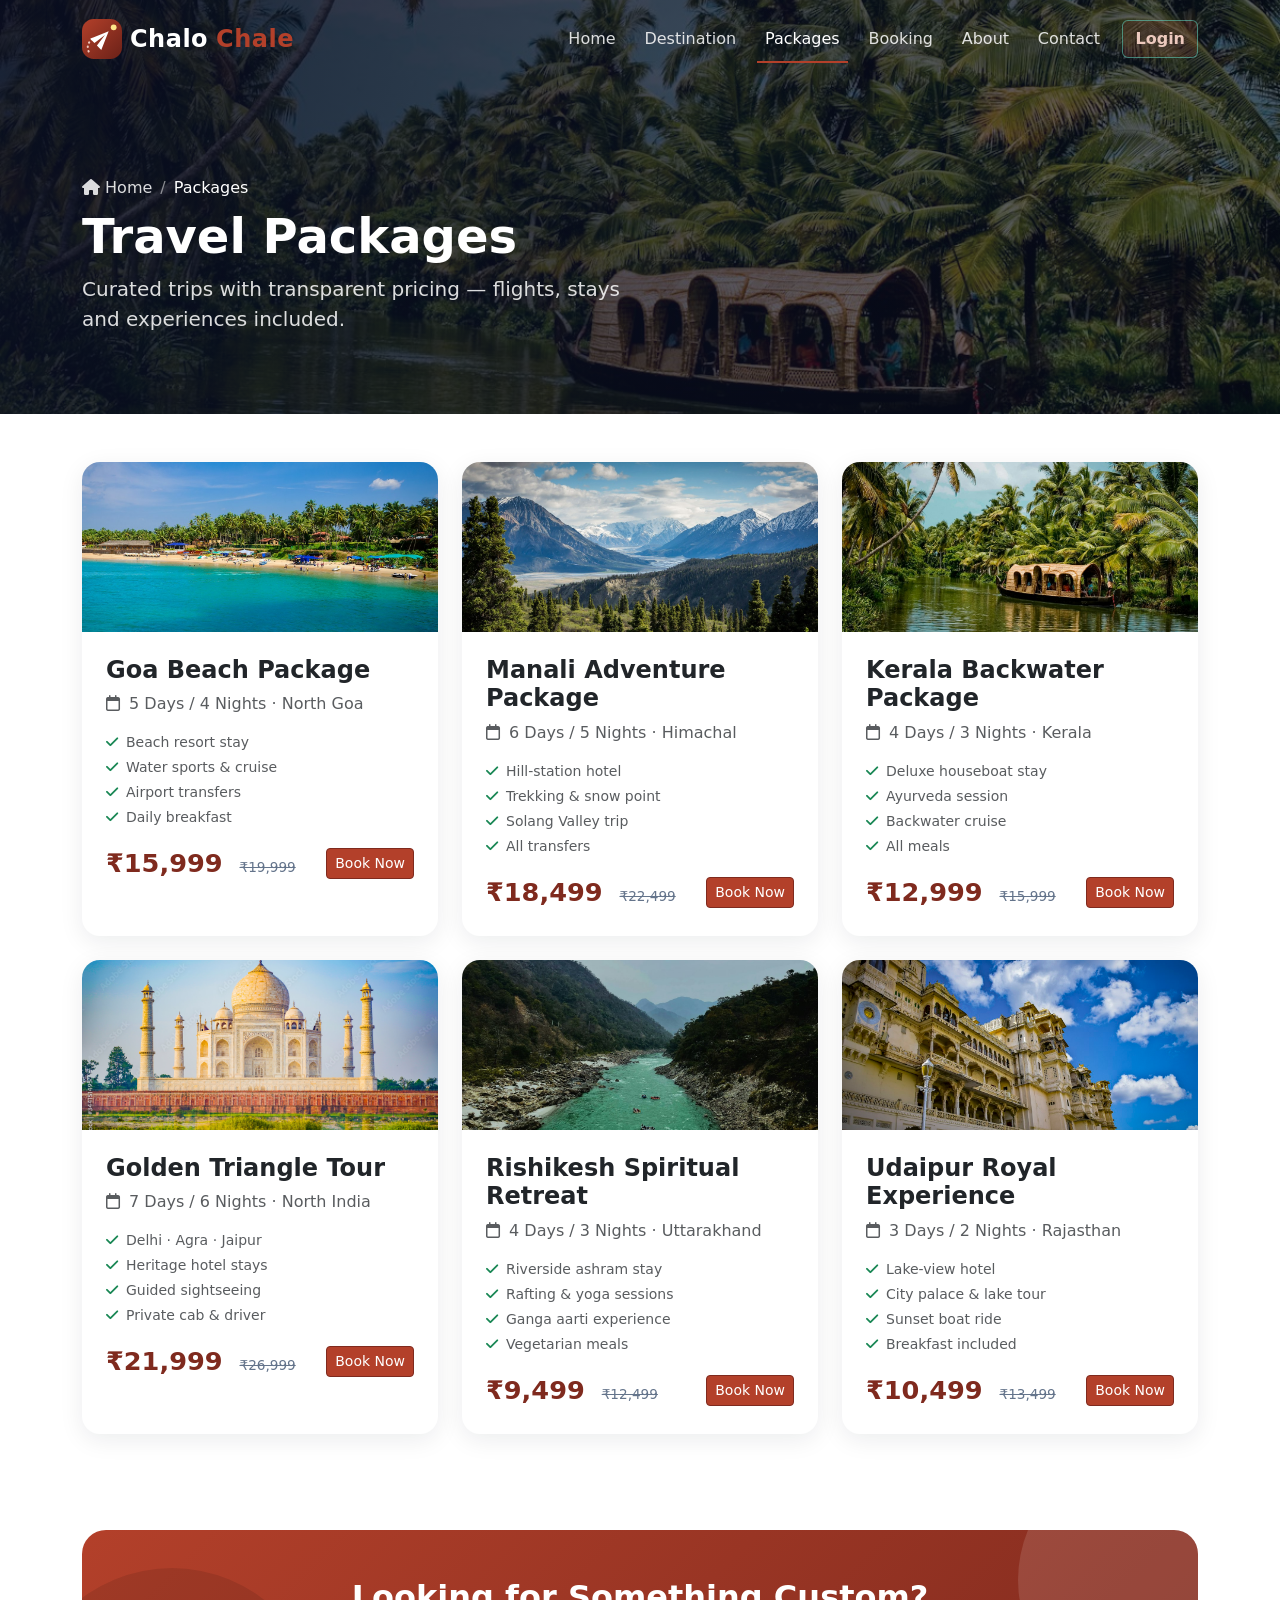
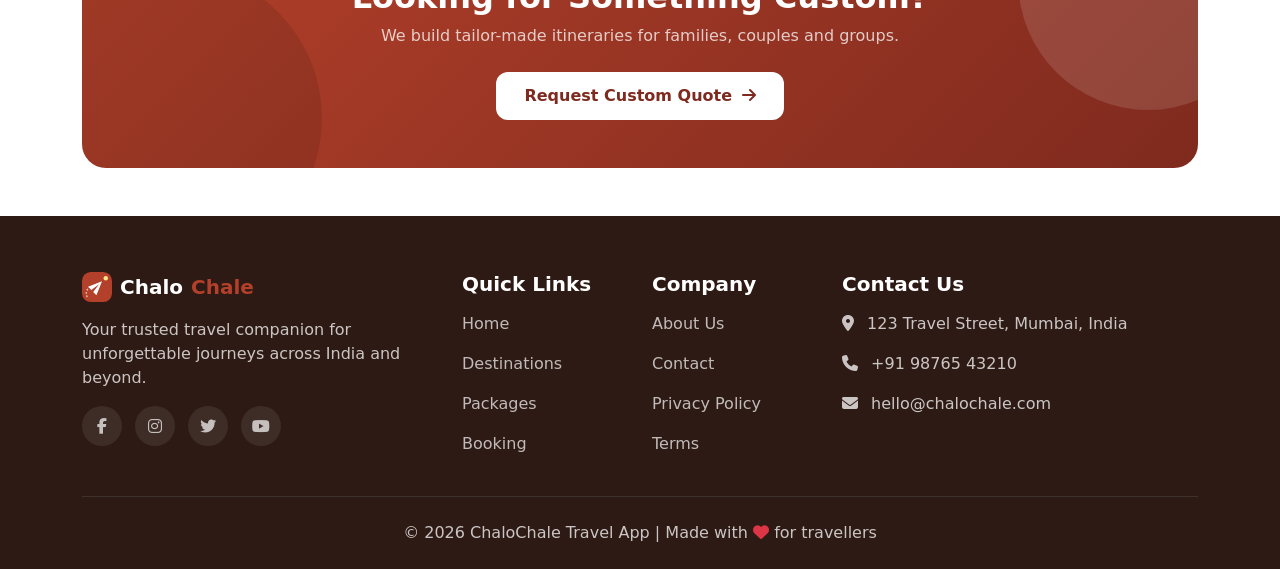
<file: packages.html>
<!DOCTYPE html>
<html lang="en">
<head>
    <meta charset="UTF-8">
    <meta name="viewport" content="width=device-width, initial-scale=1.0">
    <title>Packages — ChaloChale Travel</title>
    <link href="https://cdn.jsdelivr.net/npm/bootstrap@5.3.9/dist/css/bootstrap.min.css" rel="stylesheet" integrity="sha384-yEPZ7jP9S0QKiUQ0m3jjsO4ProIW7wvR9gXkI7JOGa2XVsw53Yke2bsdkBbjmmiX" crossorigin="anonymous">
    <link rel="stylesheet" href="https://cdnjs.cloudflare.com/ajax/libs/font-awesome/6.5.2/css/all.min.css">
    <link rel="stylesheet" href="css/style.css">
</head>
<body>

    <!-- ================= NAVBAR ================= -->
    <nav class="navbar navbar-expand-lg navbar-dark fixed-top">
      <div class="container">
        <a class="navbar-brand fw-bold d-flex align-items-center gap-2" href="index.html">
          <svg width="40" height="40" viewBox="0 0 48 48" fill="none" aria-hidden="true">
            <defs>
              <linearGradient id="logoGrad" x1="0" y1="0" x2="48" y2="48" gradientUnits="userSpaceOnUse">
                <stop stop-color="#b3402a"/>
                <stop offset="1" stop-color="#6b2118"/>
              </linearGradient>
            </defs>
            <rect width="48" height="48" rx="14" fill="url(#logoGrad)"/>
            <circle cx="38" cy="10" r="3.5" fill="#fde68a"/>
            <path d="M8 39 Q4 29 15 22" stroke="#ecc9bd" stroke-width="2.5" stroke-linecap="round" stroke-dasharray="0.5 5"/>
            <g transform="translate(11,11) rotate(-45 12 12) scale(1.05)">
              <path d="M2 21l21-9L2 3v7l15 2-15 2v7z" fill="#fff"/>
            </g>
          </svg>
          Chalo<span>Chale</span>
        </a>
        <button class="navbar-toggler" type="button" data-bs-toggle="collapse" data-bs-target="#navbarNavAltMarkup" aria-controls="navbarNavAltMarkup" aria-expanded="false" aria-label="Toggle navigation">
          <span class="navbar-toggler-icon"></span>
        </button>
        <div class="collapse navbar-collapse" id="navbarNavAltMarkup">
          <div class="navbar-nav ms-auto align-items-lg-center">
            <a class="nav-link" href="index.html">Home</a>
            <a class="nav-link" href="destination.html">Destination</a>
            <a class="nav-link active" aria-current="page" href="packages.html">Packages</a>
            <a class="nav-link" href="booking.html">Booking</a>
            <a class="nav-link" href="about.html">About</a>
            <a class="nav-link" href="contact.html">Contact</a>
            <span id="navGuest" class="d-contents">
              <a href="login.html" class="btn btn-warning ms-lg-2 mt-2 mt-lg-0 fw-semibold">Login</a>
            </span>
            <span id="navUser" class="d-contents" style="display:none;">
              <div class="dropdown ms-lg-2 mt-2 mt-lg-0">
                <button class="btn btn-warning dropdown-toggle fw-semibold" type="button" data-bs-toggle="dropdown" aria-expanded="false">
                  <i class="fa-solid fa-circle-user me-1"></i><span id="navUserName">User</span>
                </button>
                <ul class="dropdown-menu dropdown-menu-end">
                  <li><a class="dropdown-item" href="booking.html"><i class="fa-solid fa-suitcase me-2"></i>My Bookings</a></li>
                  <li><hr class="dropdown-divider"></li>
                  <li><a class="dropdown-item text-danger" href="#" id="logoutBtn"><i class="fa-solid fa-right-from-bracket me-2"></i>Logout</a></li>
                </ul>
              </div>
            </span>
          </div>
        </div>
      </div>
    </nav>

    <!-- ================= PAGE HERO ================= -->
    <section class="page-hero" style="background-image: url('images/kerala.jpg');">
      <div class="container position-relative" style="z-index: 2;">
        <nav aria-label="breadcrumb">
          <ol class="breadcrumb mb-2">
            <li class="breadcrumb-item"><a href="index.html"><i class="fa-solid fa-house"></i> Home</a></li>
            <li class="breadcrumb-item active" aria-current="page">Packages</li>
          </ol>
        </nav>
        <h1 class="fw-bold display-5">Travel Packages</h1>
        <p class="lead mb-0" style="max-width: 560px; color: rgba(255,255,255,0.85);">
          Curated trips with transparent pricing — flights, stays and experiences included.
        </p>
      </div>
    </section>

    <!-- ================= PACKAGES ================= -->
    <section class="py-5">
      <div class="container">
        <div class="row g-4">

          <div class="col-md-6 col-lg-4 reveal">
            <div class="card package-card h-100">
              <div class="package-banner"><img src="images/goa.jpg" alt="Goa Beach Package"></div>
              <div class="card-body p-4">
                <h4 class="fw-bold">Goa Beach Package</h4>
                <p class="text-muted"><i class="fa-regular fa-calendar me-1"></i> 5 Days / 4 Nights · North Goa</p>
                <ul class="list-unstyled small text-muted mt-3 mb-3">
                  <li class="mb-1"><i class="fa-solid fa-check text-success me-2"></i>Beach resort stay</li>
                  <li class="mb-1"><i class="fa-solid fa-check text-success me-2"></i>Water sports & cruise</li>
                  <li class="mb-1"><i class="fa-solid fa-check text-success me-2"></i>Airport transfers</li>
                  <li class="mb-1"><i class="fa-solid fa-check text-success me-2"></i>Daily breakfast</li>
                </ul>
                <div class="d-flex justify-content-between align-items-center">
                  <span class="package-price">₹15,999 <small>₹19,999</small></span>
                  <a href="booking.html" class="btn btn-primary btn-sm">Book Now</a>
                </div>
              </div>
            </div>
          </div>

          <div class="col-md-6 col-lg-4 reveal reveal-delay-1">
            <div class="card package-card h-100">
              <div class="package-banner"><img src="images/manali.jpg" alt="Manali Adventure Package"></div>
              <div class="card-body p-4">
                <h4 class="fw-bold">Manali Adventure Package</h4>
                <p class="text-muted"><i class="fa-regular fa-calendar me-1"></i> 6 Days / 5 Nights · Himachal</p>
                <ul class="list-unstyled small text-muted mt-3 mb-3">
                  <li class="mb-1"><i class="fa-solid fa-check text-success me-2"></i>Hill-station hotel</li>
                  <li class="mb-1"><i class="fa-solid fa-check text-success me-2"></i>Trekking & snow point</li>
                  <li class="mb-1"><i class="fa-solid fa-check text-success me-2"></i>Solang Valley trip</li>
                  <li class="mb-1"><i class="fa-solid fa-check text-success me-2"></i>All transfers</li>
                </ul>
                <div class="d-flex justify-content-between align-items-center">
                  <span class="package-price">₹18,499 <small>₹22,499</small></span>
                  <a href="booking.html" class="btn btn-primary btn-sm">Book Now</a>
                </div>
              </div>
            </div>
          </div>

          <div class="col-md-6 col-lg-4 reveal reveal-delay-2">
            <div class="card package-card h-100">
              <div class="package-banner"><img src="images/kerala.jpg" alt="Kerala Backwater Package"></div>
              <div class="card-body p-4">
                <h4 class="fw-bold">Kerala Backwater Package</h4>
                <p class="text-muted"><i class="fa-regular fa-calendar me-1"></i> 4 Days / 3 Nights · Kerala</p>
                <ul class="list-unstyled small text-muted mt-3 mb-3">
                  <li class="mb-1"><i class="fa-solid fa-check text-success me-2"></i>Deluxe houseboat stay</li>
                  <li class="mb-1"><i class="fa-solid fa-check text-success me-2"></i>Ayurveda session</li>
                  <li class="mb-1"><i class="fa-solid fa-check text-success me-2"></i>Backwater cruise</li>
                  <li class="mb-1"><i class="fa-solid fa-check text-success me-2"></i>All meals</li>
                </ul>
                <div class="d-flex justify-content-between align-items-center">
                  <span class="package-price">₹12,999 <small>₹15,999</small></span>
                  <a href="booking.html" class="btn btn-primary btn-sm">Book Now</a>
                </div>
              </div>
            </div>
          </div>

          <div class="col-md-6 col-lg-4 reveal">
            <div class="card package-card h-100">
              <div class="package-banner"><img src="images/tajmahal.jpg" alt="Golden Triangle Tour"></div>
              <div class="card-body p-4">
                <h4 class="fw-bold">Golden Triangle Tour</h4>
                <p class="text-muted"><i class="fa-regular fa-calendar me-1"></i> 7 Days / 6 Nights · North India</p>
                <ul class="list-unstyled small text-muted mt-3 mb-3">
                  <li class="mb-1"><i class="fa-solid fa-check text-success me-2"></i>Delhi · Agra · Jaipur</li>
                  <li class="mb-1"><i class="fa-solid fa-check text-success me-2"></i>Heritage hotel stays</li>
                  <li class="mb-1"><i class="fa-solid fa-check text-success me-2"></i>Guided sightseeing</li>
                  <li class="mb-1"><i class="fa-solid fa-check text-success me-2"></i>Private cab & driver</li>
                </ul>
                <div class="d-flex justify-content-between align-items-center">
                  <span class="package-price">₹21,999 <small>₹26,999</small></span>
                  <a href="booking.html" class="btn btn-primary btn-sm">Book Now</a>
                </div>
              </div>
            </div>
          </div>

          <div class="col-md-6 col-lg-4 reveal reveal-delay-1">
            <div class="card package-card h-100">
              <div class="package-banner"><img src="images/rishikesh.jpg" alt="Rishikesh Spiritual Retreat"></div>
              <div class="card-body p-4">
                <h4 class="fw-bold">Rishikesh Spiritual Retreat</h4>
                <p class="text-muted"><i class="fa-regular fa-calendar me-1"></i> 4 Days / 3 Nights · Uttarakhand</p>
                <ul class="list-unstyled small text-muted mt-3 mb-3">
                  <li class="mb-1"><i class="fa-solid fa-check text-success me-2"></i>Riverside ashram stay</li>
                  <li class="mb-1"><i class="fa-solid fa-check text-success me-2"></i>Rafting & yoga sessions</li>
                  <li class="mb-1"><i class="fa-solid fa-check text-success me-2"></i>Ganga aarti experience</li>
                  <li class="mb-1"><i class="fa-solid fa-check text-success me-2"></i>Vegetarian meals</li>
                </ul>
                <div class="d-flex justify-content-between align-items-center">
                  <span class="package-price">₹9,499 <small>₹12,499</small></span>
                  <a href="booking.html" class="btn btn-primary btn-sm">Book Now</a>
                </div>
              </div>
            </div>
          </div>

          <div class="col-md-6 col-lg-4 reveal reveal-delay-2">
            <div class="card package-card h-100">
              <div class="package-banner"><img src="images/udaipur.jpg" alt="Udaipur Royal Experience"></div>
              <div class="card-body p-4">
                <h4 class="fw-bold">Udaipur Royal Experience</h4>
                <p class="text-muted"><i class="fa-regular fa-calendar me-1"></i> 3 Days / 2 Nights · Rajasthan</p>
                <ul class="list-unstyled small text-muted mt-3 mb-3">
                  <li class="mb-1"><i class="fa-solid fa-check text-success me-2"></i>Lake-view hotel</li>
                  <li class="mb-1"><i class="fa-solid fa-check text-success me-2"></i>City palace & lake tour</li>
                  <li class="mb-1"><i class="fa-solid fa-check text-success me-2"></i>Sunset boat ride</li>
                  <li class="mb-1"><i class="fa-solid fa-check text-success me-2"></i>Breakfast included</li>
                </ul>
                <div class="d-flex justify-content-between align-items-center">
                  <span class="package-price">₹10,499 <small>₹13,499</small></span>
                  <a href="booking.html" class="btn btn-primary btn-sm">Book Now</a>
                </div>
              </div>
            </div>
          </div>

        </div>
      </div>
    </section>

    <!-- ================= CTA ================= -->
    <section class="py-5">
      <div class="container">
        <div class="cta-section text-center reveal">
          <h2 class="fw-bold mb-2">Looking for Something Custom?</h2>
          <p class="mb-4 opacity-75">We build tailor-made itineraries for families, couples and groups.</p>
          <a href="contact.html" class="btn btn-light-custom">Request Custom Quote <i class="fa-solid fa-arrow-right ms-1"></i></a>
        </div>
      </div>
    </section>

    <!-- ================= FOOTER ================= -->
    <footer>
      <div class="container">
        <div class="row g-4">
          <div class="col-md-4">
            <h5 class="d-flex align-items-center gap-2">
              <svg width="30" height="30" viewBox="0 0 48 48" fill="none" aria-hidden="true">
                <rect width="48" height="48" rx="14" fill="#b3402a"/>
                <circle cx="38" cy="10" r="3.5" fill="#fde68a"/>
                <path d="M8 39 Q4 29 15 22" stroke="#ecc9bd" stroke-width="2.5" stroke-linecap="round" stroke-dasharray="0.5 5"/>
                <g transform="translate(11,11) rotate(-45 12 12) scale(1.05)">
                  <path d="M2 21l21-9L2 3v7l15 2-15 2v7z" fill="#fff"/>
                </g>
              </svg>
              Chalo<span style="color: var(--primary);">Chale</span>
            </h5>
            <p class="mb-3">Your trusted travel companion for unforgettable journeys across India and beyond.</p>
            <a href="#" class="social-btn"><i class="fa-brands fa-facebook-f"></i></a>
            <a href="#" class="social-btn"><i class="fa-brands fa-instagram"></i></a>
            <a href="#" class="social-btn"><i class="fa-brands fa-twitter"></i></a>
            <a href="#" class="social-btn"><i class="fa-brands fa-youtube"></i></a>
          </div>
          <div class="col-md-2 col-6">
            <h5>Quick Links</h5>
            <p><a href="index.html">Home</a></p>
            <p><a href="destination.html">Destinations</a></p>
            <p><a href="packages.html">Packages</a></p>
            <p><a href="booking.html">Booking</a></p>
          </div>
          <div class="col-md-2 col-6">
            <h5>Company</h5>
            <p><a href="about.html">About Us</a></p>
            <p><a href="contact.html">Contact</a></p>
            <p><a href="#">Privacy Policy</a></p>
            <p><a href="#">Terms</a></p>
          </div>
          <div class="col-md-4">
            <h5>Contact Us</h5>
            <p><i class="fa-solid fa-location-dot me-2"></i> 123 Travel Street, Mumbai, India</p>
            <p><i class="fa-solid fa-phone me-2"></i> +91 98765 43210</p>
            <p><i class="fa-solid fa-envelope me-2"></i> hello@chalochale.com</p>
          </div>
        </div>
        <hr class="border-secondary my-4">
        <p class="text-center mb-0">© 2026 ChaloChale Travel App | Made with <i class="fa-solid fa-heart text-danger"></i> for travellers</p>
      </div>
    </footer>

    <!-- Back to Top -->
    <button class="back-to-top" id="backToTop" aria-label="Back to top">
      <i class="fa-solid fa-arrow-up"></i>
    </button>

    <script src="https://cdn.jsdelivr.net/npm/bootstrap@5.3.9/dist/js/bootstrap.bundle.min.js" integrity="sha384-WyOxWvTyr1QaMPfiPJSv76iReVthorl5uWlFtZPyK0IEB0hGzo9y5Bp9mYanr8Bu" crossorigin="anonymous"></script>
    <script src="js/script.js"></script>
</body>
</html>
</file>
<file: css/style.css>
/* ============ ChaloChale Travel App ============ */
:root {
  --primary: #b3402a;
  --primary-dark: #7f2a1e;
  --primary-light: #eec9bd;
  --accent: #d97706;
  --dark: #2e1a14;
  --gray: #64748b;
  --light: #faf3ef;
}

body {
  font-family: "Segoe UI", system-ui, -apple-system, sans-serif;
  color: #1e293b;
  overflow-x: hidden;
}

/* ---------- Theme overrides for Bootstrap blues ---------- */
.btn-primary {
  --bs-btn-bg: var(--primary);
  --bs-btn-border-color: var(--primary-dark);
  --bs-btn-hover-bg: var(--primary-dark);
  --bs-btn-hover-border-color: var(--primary-dark);
  --bs-btn-active-bg: var(--primary-dark);
  --bs-btn-active-border-color: var(--primary-dark);
  --bs-btn-disabled-bg: var(--primary);
  --bs-btn-disabled-border-color: var(--primary);
}
.btn-outline-primary {
  --bs-btn-color: var(--primary-dark);
  --bs-btn-border-color: var(--primary);
  --bs-btn-hover-bg: var(--primary);
  --bs-btn-hover-border-color: var(--primary);
  --bs-btn-active-bg: var(--primary-dark);
  --bs-btn-active-border-color: var(--primary-dark);
}
.bg-primary { background-color: var(--primary) !important; }
.text-primary { color: var(--primary) !important; }
.accordion-button:not(.collapsed) { color: var(--primary-dark); }
.accordion-button:focus { border-color: var(--primary); box-shadow: 0 0 0 0.25rem rgba(179, 64, 42, 0.25); }

/* ---------- Navbar ---------- */
.navbar {
  transition: background 0.3s ease, box-shadow 0.3s ease, padding 0.3s ease;
  padding: 0.9rem 0;
}
.navbar.scrolled {
  background: rgba(13, 20, 40, 0.92) !important;
  backdrop-filter: blur(12px);
  box-shadow: 0 4px 24px rgba(0, 0, 0, 0.25);
  padding: 0.55rem 0;
}
.navbar .nav-link {
  position: relative;
  margin: 0 0.4rem;
  font-weight: 500;
  color: rgba(255, 255, 255, 0.85);
  transition: color 0.2s;
}
.navbar .nav-link::after {
  content: "";
  position: absolute;
  left: 0;
  bottom: -4px;
  width: 0;
  height: 2px;
  background: var(--primary);
  transition: width 0.3s ease;
}
.navbar .nav-link:hover,
.navbar .nav-link.active { color: #fff; }
.navbar .nav-link:hover::after,
.navbar .nav-link.active::after { width: 100%; }
.navbar-brand {
  font-size: 1.5rem;
  letter-spacing: 0.5px;
}
.navbar-brand span { color: var(--primary); }
.navbar .btn-warning {
  background: rgba(179, 64, 42, 0.15);
  border: 1px solid rgba(94, 234, 212, 0.5);
  color: #ecc9bd;
  transition: all 0.25s ease;
}
.navbar .btn-warning:hover {
  background: var(--primary);
  border-color: var(--primary);
  color: #fff;
}

/* ---------- Hero ---------- */
.hero {
  position: relative;
  min-height: 92vh;
  display: flex;
  align-items: center;
  background-size: cover;
  background-position: center;
  background-attachment: fixed;
}
.hero::before {
  content: "";
  position: absolute;
  inset: 0;
  background: linear-gradient(105deg, rgba(10, 15, 35, 0.85) 0%, rgba(10, 15, 35, 0.45) 60%, rgba(10, 15, 35, 0.2) 100%);
}
.hero-inner { position: relative; z-index: 2; }
.hero-badge {
  display: inline-flex;
  align-items: center;
  gap: 0.5rem;
  background: rgba(179, 64, 42, 0.15);
  border: 1px solid rgba(94, 234, 212, 0.4);
  color: #f6e7e1;
  padding: 0.35rem 1rem;
  border-radius: 999px;
  font-size: 0.85rem;
  margin-bottom: 1.2rem;
  backdrop-filter: blur(4px);
}
.hero h1 {
  font-size: clamp(2.4rem, 5.5vw, 4rem);
  font-weight: 800;
  color: #fff;
  line-height: 1.15;
}
.hero h1 .highlight {
  background: linear-gradient(90deg, #ecc9bd, var(--primary-light));
  -webkit-background-clip: text;
  background-clip: text;
  color: transparent;
}
.hero p.lead {
  color: rgba(255, 255, 255, 0.8);
  max-width: 520px;
  font-size: 1.1rem;
}
.hero .btn-hero {
  background: linear-gradient(135deg, var(--primary), var(--primary-dark));
  border: none;
  padding: 0.8rem 1.8rem;
  font-weight: 600;
  border-radius: 12px;
  color: #fff;
  box-shadow: 0 8px 24px rgba(179, 64, 42, 0.4);
  transition: transform 0.25s, box-shadow 0.25s;
}
.hero .btn-hero:hover {
  transform: translateY(-3px);
  box-shadow: 0 12px 32px rgba(179, 64, 42, 0.55);
  color: #fff;
}
.hero .btn-ghost {
  border: 2px solid rgba(255, 255, 255, 0.5);
  color: #fff;
  padding: 0.75rem 1.8rem;
  font-weight: 600;
  border-radius: 12px;
  backdrop-filter: blur(4px);
  transition: all 0.25s;
}
.hero .btn-ghost:hover {
  border-color: #fff;
  background: rgba(255, 255, 255, 0.12);
  color: #fff;
}

/* Floating blobs in hero */
.blob {
  position: absolute;
  border-radius: 50%;
  filter: blur(60px);
  opacity: 0.35;
  z-index: 1;
  animation: float 10s ease-in-out infinite;
}
.blob-1 { width: 320px; height: 320px; background: #b3402a; top: -60px; right: -80px; }
.blob-2 { width: 260px; height: 260px; background: #d97706; bottom: -80px; left: -60px; animation-delay: -5s; }
@keyframes float {
  0%, 100% { transform: translate(0, 0); }
  50% { transform: translate(30px, -30px); }
}

/* ---------- Search Widget ---------- */
.search-widget {
  position: relative;
  z-index: 3;
  margin-top: 2.5rem;
  background: rgba(255, 255, 255, 0.12);
  border: 1px solid rgba(255, 255, 255, 0.25);
  border-radius: 18px;
  padding: 1rem;
  backdrop-filter: blur(14px);
  box-shadow: 0 20px 50px rgba(0, 0, 0, 0.3);
}
.search-widget .form-control,
.search-widget .form-select {
  background: rgba(255, 255, 255, 0.95);
  border: none;
  border-radius: 10px;
  padding: 0.75rem 1rem;
  font-weight: 500;
}
.search-widget label {
  color: rgba(255, 255, 255, 0.9);
  font-size: 0.8rem;
  font-weight: 600;
  text-transform: uppercase;
  letter-spacing: 0.5px;
}
.search-widget .btn-search {
  background: linear-gradient(135deg, var(--primary), var(--primary-dark));
  border: none;
  border-radius: 10px;
  padding: 0.85rem 1.6rem;
  font-weight: 700;
  color: #fff;
  transition: transform 0.2s, box-shadow 0.2s;
}
.search-widget .btn-search:hover {
  transform: translateY(-2px);
  box-shadow: 0 10px 24px rgba(179, 64, 42, 0.5);
  color: #fff;
}

/* ---------- Stats ---------- */
.stats {
  background: linear-gradient(135deg, var(--dark), #4a2c22);
  padding: 3rem 0;
}
.stat-item { text-align: center; color: #fff; }
.stat-item .stat-num {
  font-size: 2.4rem;
  font-weight: 800;
  color: var(--primary);
}
.stat-item .stat-label { color: rgba(255, 255, 255, 0.7); font-size: 0.9rem; }

/* ---------- Sections ---------- */
.section-title {
  font-weight: 800;
  color: var(--dark);
  position: relative;
  display: inline-block;
}
.section-title::after {
  content: "";
  display: block;
  width: 60px;
  height: 4px;
  border-radius: 4px;
  background: linear-gradient(90deg, var(--primary), transparent);
  margin: 0.6rem auto 0;
}
.section-sub { color: var(--gray); }

/* ---------- Feature Cards ---------- */
.feature-card {
  background: #fff;
  border: none;
  border-radius: 16px;
  padding: 2rem 1.5rem;
  text-align: center;
  box-shadow: 0 4px 20px rgba(15, 23, 42, 0.06);
  transition: transform 0.3s ease, box-shadow 0.3s ease;
  height: 100%;
}
.feature-card:hover {
  transform: translateY(-8px);
  box-shadow: 0 16px 40px rgba(15, 23, 42, 0.12);
}
.feature-icon {
  width: 70px;
  height: 70px;
  margin: 0 auto 1rem;
  border-radius: 18px;
  display: flex;
  align-items: center;
  justify-content: center;
  font-size: 1.6rem;
  color: #fff;
  background: linear-gradient(135deg, var(--primary), var(--primary-dark));
  transition: transform 0.3s ease;
}
.feature-card:nth-child(2) .feature-icon { background: linear-gradient(135deg, #d97706, #b45309); }
.feature-card:nth-child(3) .feature-icon { background: linear-gradient(135deg, #ca8a04, #a16207); }
.feature-card:nth-child(4) .feature-icon { background: linear-gradient(135deg, #dc2626, #991b1b); }
.feature-card:hover .feature-icon { transform: rotate(-8deg) scale(1.08); }

/* ---------- Destination Cards ---------- */
.dest-card {
  position: relative;
  border-radius: 18px;
  overflow: hidden;
  height: 340px;
  box-shadow: 0 8px 30px rgba(15, 23, 42, 0.15);
  cursor: pointer;
}
.dest-card img {
  width: 100%;
  height: 100%;
  object-fit: cover;
  transition: transform 0.6s ease;
}
.dest-card:hover img { transform: scale(1.12); }
.dest-overlay {
  position: absolute;
  inset: 0;
  background: linear-gradient(to top, rgba(10, 15, 35, 0.9) 0%, rgba(10, 15, 35, 0.1) 55%, transparent 100%);
  display: flex;
  flex-direction: column;
  justify-content: flex-end;
  padding: 1.4rem;
  transition: background 0.4s ease;
}
.dest-card:hover .dest-overlay {
  background: linear-gradient(to top, rgba(10, 15, 35, 0.95) 0%, rgba(179, 64, 42, 0.35) 100%);
}
.dest-card .dest-name {
  color: #fff;
  font-size: 1.5rem;
  font-weight: 800;
}
.dest-card .dest-desc {
  color: rgba(255, 255, 255, 0.85);
  font-size: 0.9rem;
  max-height: 0;
  opacity: 0;
  overflow: hidden;
  transition: max-height 0.4s ease, opacity 0.4s ease, margin 0.4s ease;
}
.dest-card:hover .dest-desc {
  max-height: 60px;
  opacity: 1;
  margin-top: 0.4rem;
}
.dest-price {
  position: absolute;
  top: 12px;
  left: 12px;
  background: rgba(255, 255, 255, 0.92);
  color: var(--primary-dark);
  font-weight: 700;
  font-size: 0.85rem;
  padding: 0.3rem 0.8rem;
  border-radius: 999px;
}
.dest-explore {
  position: absolute;
  top: 12px;
  right: 12px;
  width: 40px;
  height: 40px;
  border-radius: 50%;
  background: rgba(255, 255, 255, 0.92);
  color: var(--dark);
  display: flex;
  align-items: center;
  justify-content: center;
  opacity: 0;
  transform: translateY(-10px);
  transition: all 0.35s ease;
}
.dest-card:hover .dest-explore { opacity: 1; transform: translateY(0); }

/* ---------- Package Cards ---------- */
.package-card {
  border: none;
  border-radius: 18px;
  overflow: hidden;
  box-shadow: 0 6px 24px rgba(15, 23, 42, 0.08);
  transition: transform 0.3s ease, box-shadow 0.3s ease;
  height: 100%;
}
.package-card:hover {
  transform: translateY(-8px);
  box-shadow: 0 18px 44px rgba(15, 23, 42, 0.16);
}
.package-banner {
  height: 170px;
  display: flex;
  align-items: center;
  justify-content: center;
  font-size: 3rem;
  color: rgba(255, 255, 255, 0.9);
  overflow: hidden;
}
.package-banner img,
.package-banner video {
  width: 100%;
  height: 100%;
  object-fit: cover;
  display: block;
  transition: transform 0.5s ease;
}
.package-card:hover .package-banner img,
.package-card:hover .package-banner video { transform: scale(1.08); }
.package-card:nth-child(1) .package-banner { background: linear-gradient(135deg, #d97706, #b3402a); }
.package-card:nth-child(2) .package-banner { background: linear-gradient(135deg, #7f2a1e, #b3402a); }
.package-card:nth-child(3) .package-banner { background: linear-gradient(135deg, #ca8a04, #d97706); }
.package-card:nth-child(4) .package-banner { background: linear-gradient(135deg, #b45309, #7f2a1e); }
.package-card:nth-child(5) .package-banner { background: linear-gradient(135deg, #dc2626, #ca8a04); }
.package-card:nth-child(6) .package-banner { background: linear-gradient(135deg, #991b1b, #d97706); }
.package-tag {
  position: absolute;
  top: 14px;
  right: -32px;
  transform: rotate(35deg);
  background: var(--primary);
  color: #fff;
  font-size: 0.7rem;
  font-weight: 700;
  padding: 0.25rem 2.4rem;
}
.package-price {
  font-size: 1.6rem;
  font-weight: 800;
  color: var(--primary-dark);
}
.package-price small {
  font-size: 0.85rem;
  color: var(--gray);
  font-weight: 500;
  text-decoration: line-through;
  margin-left: 0.5rem;
}

/* ---------- Testimonials ---------- */
.testimonial-card {
  background: #fff;
  border-radius: 18px;
  padding: 1.8rem;
  box-shadow: 0 4px 20px rgba(15, 23, 42, 0.06);
  height: 100%;
  border-top: 4px solid var(--primary);
}
.testimonial-card .stars { color: #f59e0b; letter-spacing: 2px; }
.testimonial-card p { color: var(--gray); font-style: italic; }
.testimonial-author { display: flex; align-items: center; gap: 0.8rem; }
.testimonial-avatar {
  width: 50px;
  height: 50px;
  border-radius: 50%;
  background: linear-gradient(135deg, var(--primary), var(--accent));
  color: #fff;
  display: flex;
  align-items: center;
  justify-content: center;
  font-weight: 700;
  font-size: 1.1rem;
}

/* ---------- CTA ---------- */
.cta-section {
  background: linear-gradient(135deg, var(--primary), var(--primary-dark));
  color: #fff;
  border-radius: 24px;
  padding: 3rem;
  position: relative;
  overflow: hidden;
}
.cta-section::before {
  content: "";
  position: absolute;
  top: -80px;
  right: -80px;
  width: 260px;
  height: 260px;
  border-radius: 50%;
  background: rgba(255, 255, 255, 0.12);
}
.cta-section::after {
  content: "";
  position: absolute;
  bottom: -100px;
  left: -60px;
  width: 300px;
  height: 300px;
  border-radius: 50%;
  background: rgba(0, 0, 0, 0.1);
}
.cta-section .btn-light-custom {
  background: #fff;
  color: var(--primary-dark);
  font-weight: 700;
  border-radius: 12px;
  padding: 0.75rem 1.8rem;
  border: none;
  transition: transform 0.25s, box-shadow 0.25s;
}
.cta-section .btn-light-custom:hover {
  transform: translateY(-3px);
  box-shadow: 0 10px 26px rgba(0, 0, 0, 0.25);
  color: var(--primary-dark);
}

/* ---------- Footer ---------- */
footer {
  background: var(--dark);
  color: rgba(255, 255, 255, 0.75);
  padding: 3.5rem 0 1.5rem;
}
footer h5 { color: #fff; font-weight: 700; margin-bottom: 1rem; }
footer a { color: rgba(255, 255, 255, 0.7); text-decoration: none; transition: color 0.2s; }
footer a:hover { color: var(--primary); }
footer .social-btn {
  width: 40px;
  height: 40px;
  border-radius: 50%;
  background: rgba(255, 255, 255, 0.08);
  display: inline-flex;
  align-items: center;
  justify-content: center;
  margin-right: 0.5rem;
  transition: all 0.3s;
}
footer .social-btn:hover {
  background: var(--primary);
  color: #fff;
  transform: translateY(-4px);
}

/* ---------- Animations ---------- */
.reveal {
  opacity: 0;
  transform: translateY(40px);
  transition: opacity 0.7s ease, transform 0.7s ease;
}
.reveal.visible {
  opacity: 1;
  transform: translateY(0);
}
.reveal-delay-1 { transition-delay: 0.15s; }
.reveal-delay-2 { transition-delay: 0.3s; }
.reveal-delay-3 { transition-delay: 0.45s; }

.hero-fade {
  opacity: 0;
  animation: heroFade 0.9s ease forwards;
}
.hero-fade-1 { animation-delay: 0.15s; }
.hero-fade-2 { animation-delay: 0.3s; }
.hero-fade-3 { animation-delay: 0.45s; }
@keyframes heroFade {
  from { opacity: 0; transform: translateY(30px); }
  to { opacity: 1; transform: translateY(0); }
}

/* Back to top */
.back-to-top {
  position: fixed;
  bottom: 24px;
  right: 24px;
  width: 48px;
  height: 48px;
  border-radius: 50%;
  background: linear-gradient(135deg, var(--primary), var(--primary-dark));
  color: #fff;
  border: none;
  font-size: 1.1rem;
  box-shadow: 0 8px 24px rgba(179, 64, 42, 0.45);
  opacity: 0;
  visibility: hidden;
  transform: translateY(20px);
  transition: all 0.3s ease;
  z-index: 1040;
}
.back-to-top.show {
  opacity: 1;
  visibility: visible;
  transform: translateY(0);
}
.back-to-top:hover { transform: translateY(-4px); color: #fff; }

/* ---------- Filter Chips ---------- */
.filter-btn {
  border: 2px solid #e2e8f0;
  background: #fff;
  color: var(--gray);
  border-radius: 999px;
  padding: 0.5rem 1.4rem;
  font-weight: 600;
  font-size: 0.9rem;
  transition: all 0.25s ease;
}
.filter-btn:hover {
  border-color: var(--primary);
  color: var(--primary-dark);
}
.filter-btn.active {
  background: linear-gradient(135deg, var(--primary), var(--primary-dark));
  border-color: transparent;
  color: #fff;
  box-shadow: 0 6px 18px rgba(179, 64, 42, 0.4);
}

/* ---------- Page Hero (inner pages) ---------- */
.page-hero {
  position: relative;
  padding: 11rem 0 5rem;
  background-size: cover;
  background-position: center;
  color: #fff;
}
.page-hero::before {
  content: "";
  position: absolute;
  inset: 0;
  background: linear-gradient(105deg, rgba(10, 15, 35, 0.88) 0%, rgba(10, 15, 35, 0.55) 100%);
}
.page-hero .breadcrumb {
  --bs-breadcrumb-divider-color: rgba(255, 255, 255, 0.5);
}
.page-hero .breadcrumb-item a { color: rgba(255, 255, 255, 0.85); text-decoration: none; }
.page-hero .breadcrumb-item.active { color: #fff; }

/* ---------- Destination Grid Cards ---------- */
.dest-grid-card {
  border: none;
  border-radius: 18px;
  overflow: hidden;
  box-shadow: 0 6px 24px rgba(15, 23, 42, 0.08);
  transition: transform 0.3s ease, box-shadow 0.3s ease;
  height: 100%;
}
.dest-grid-card:hover {
  transform: translateY(-8px);
  box-shadow: 0 18px 44px rgba(15, 23, 42, 0.16);
}
.dest-grid-card .card-img-top {
  height: 220px;
  object-fit: cover;
  transition: transform 0.6s ease;
}
.dest-grid-card:hover .card-img-top { transform: scale(1.08); }
.dest-badge {
  position: absolute;
  top: 14px;
  left: 14px;
  background: rgba(179, 64, 42, 0.92);
  color: #fff;
  font-size: 0.75rem;
  font-weight: 700;
  padding: 0.3rem 0.8rem;
  border-radius: 999px;
  text-transform: uppercase;
  letter-spacing: 0.5px;
}
.dest-grid-card .card-body { padding: 1.4rem; }
.dest-meta {
  display: flex;
  justify-content: space-between;
  align-items: center;
  font-size: 0.85rem;
  color: var(--gray);
}
.dest-rating { color: #f59e0b; font-weight: 700; }

/* ---------- Empty filter state ---------- */
.no-results {
  display: none;
  text-align: center;
  padding: 4rem 1rem;
  color: var(--gray);
}

/* ---------- Auth Pages ---------- */
.auth-section {
  min-height: 100vh;
  display: flex;
  align-items: center;
  background: linear-gradient(135deg, #241411 0%, #7f2a1e 55%, #b3402a 100%);
  padding: 6rem 0 3rem;
  position: relative;
  overflow: hidden;
}
.auth-section::before {
  content: "";
  position: absolute;
  width: 420px;
  height: 420px;
  border-radius: 50%;
  background: rgba(255, 255, 255, 0.06);
  top: -140px;
  right: -100px;
}
.auth-section::after {
  content: "";
  position: absolute;
  width: 320px;
  height: 320px;
  border-radius: 50%;
  background: rgba(255, 255, 255, 0.05);
  bottom: -100px;
  left: -80px;
}
.auth-card {
  border: none;
  border-radius: 20px;
  box-shadow: 0 24px 60px rgba(0, 0, 0, 0.35);
  overflow: hidden;
}
.auth-card .card-body { padding: 2.5rem; }
.auth-title { font-weight: 800; color: var(--dark); }
.auth-sub { color: var(--gray); font-size: 0.95rem; }
.auth-card .form-control {
  padding: 0.7rem 1rem 0.7rem 2.7rem;
  border-radius: 10px;
  border: 1.5px solid #e2e8f0;
}
.auth-card .form-control:focus {
  border-color: var(--primary);
  box-shadow: 0 0 0 0.25rem rgba(179, 64, 42, 0.15);
}
.input-icon {
  position: absolute;
  left: 14px;
  top: 50%;
  transform: translateY(-50%);
  color: var(--gray);
  font-size: 0.9rem;
  pointer-events: none;
}
.auth-submit {
  background: linear-gradient(135deg, var(--primary), var(--primary-dark));
  border: none;
  border-radius: 10px;
  padding: 0.8rem;
  font-weight: 700;
  color: #fff;
  transition: transform 0.2s, box-shadow 0.2s;
}
.auth-submit:hover {
  transform: translateY(-2px);
  box-shadow: 0 10px 24px rgba(179, 64, 42, 0.4);
  color: #fff;
}
.auth-footer-note { font-size: 0.9rem; color: var(--gray); }
.auth-footer-note a { color: var(--primary-dark); font-weight: 600; text-decoration: none; }
.auth-footer-note a:hover { text-decoration: underline; }

@media (max-width: 767.98px) {
  .hero { background-attachment: scroll; min-height: 80vh; }
  .dest-card { height: 300px; }
  .stats .col-6 + .col-6 { margin-top: 1.5rem; }
}
</file>
